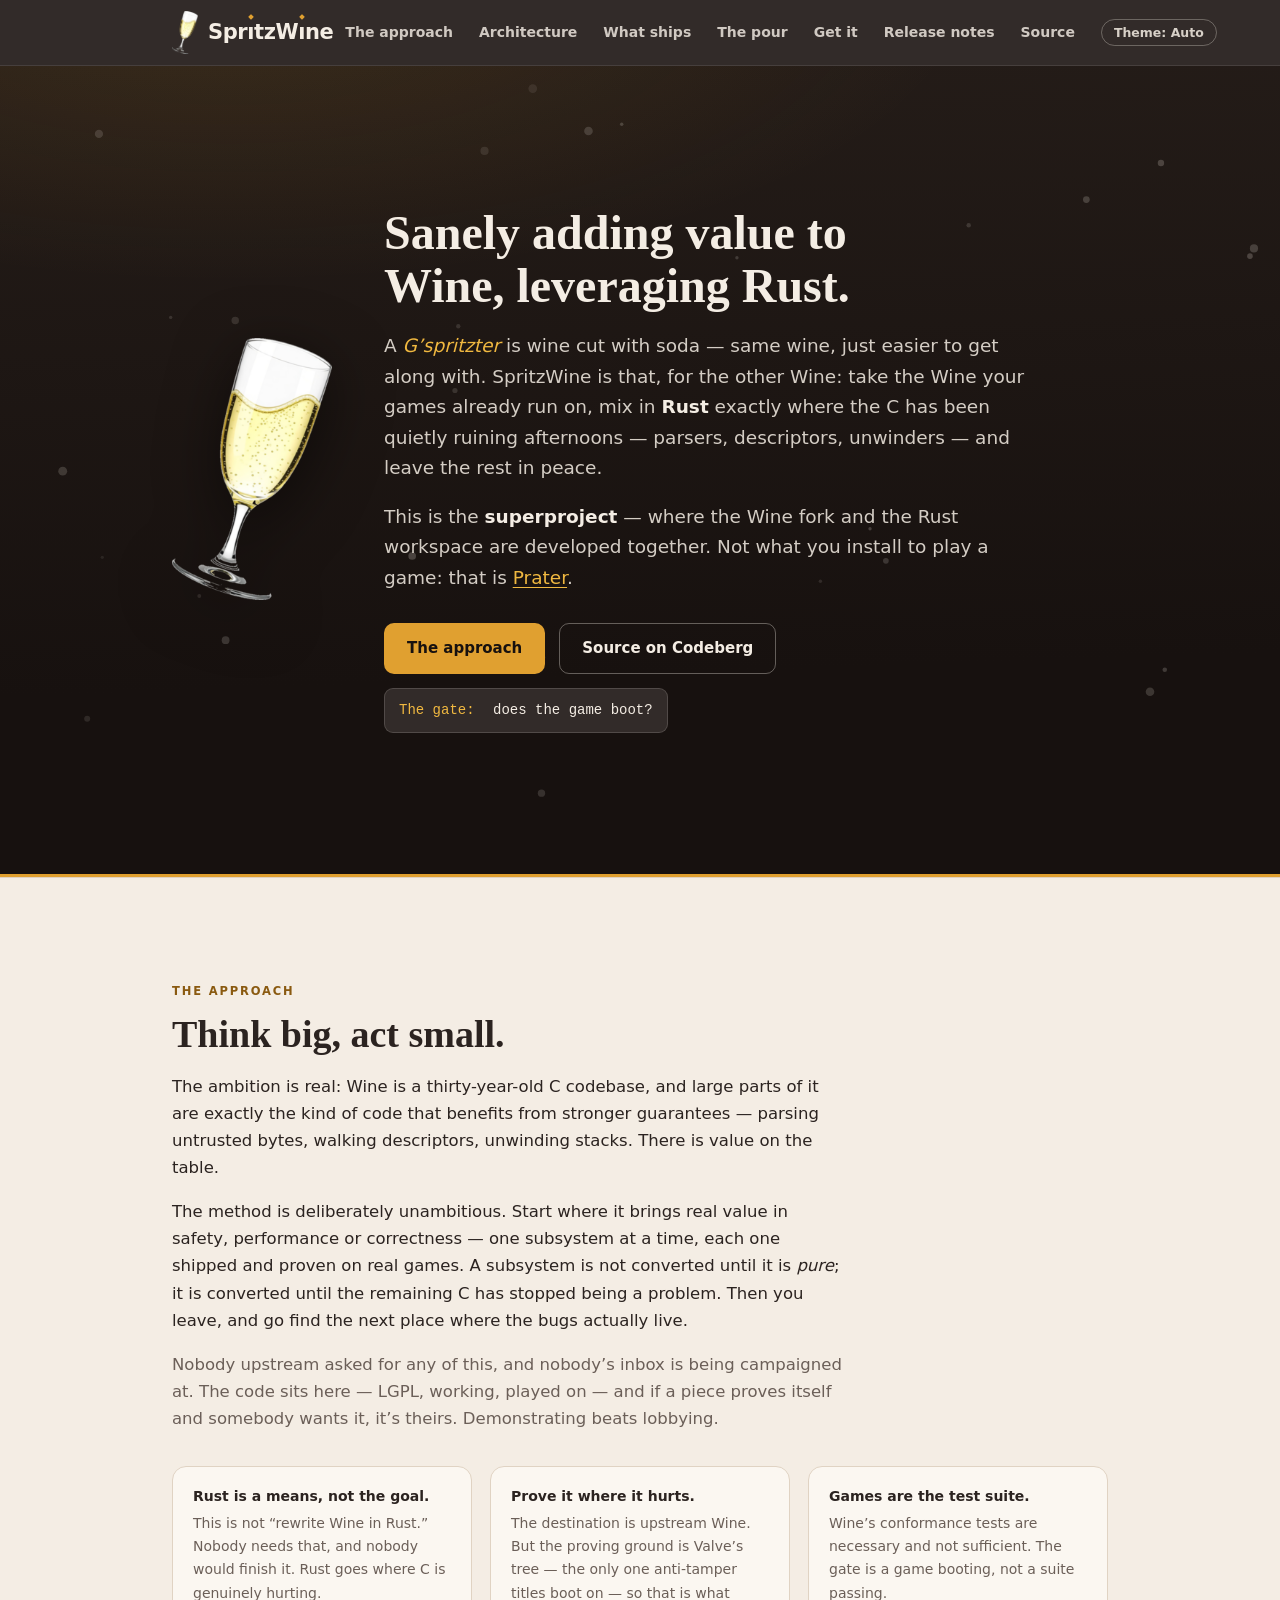
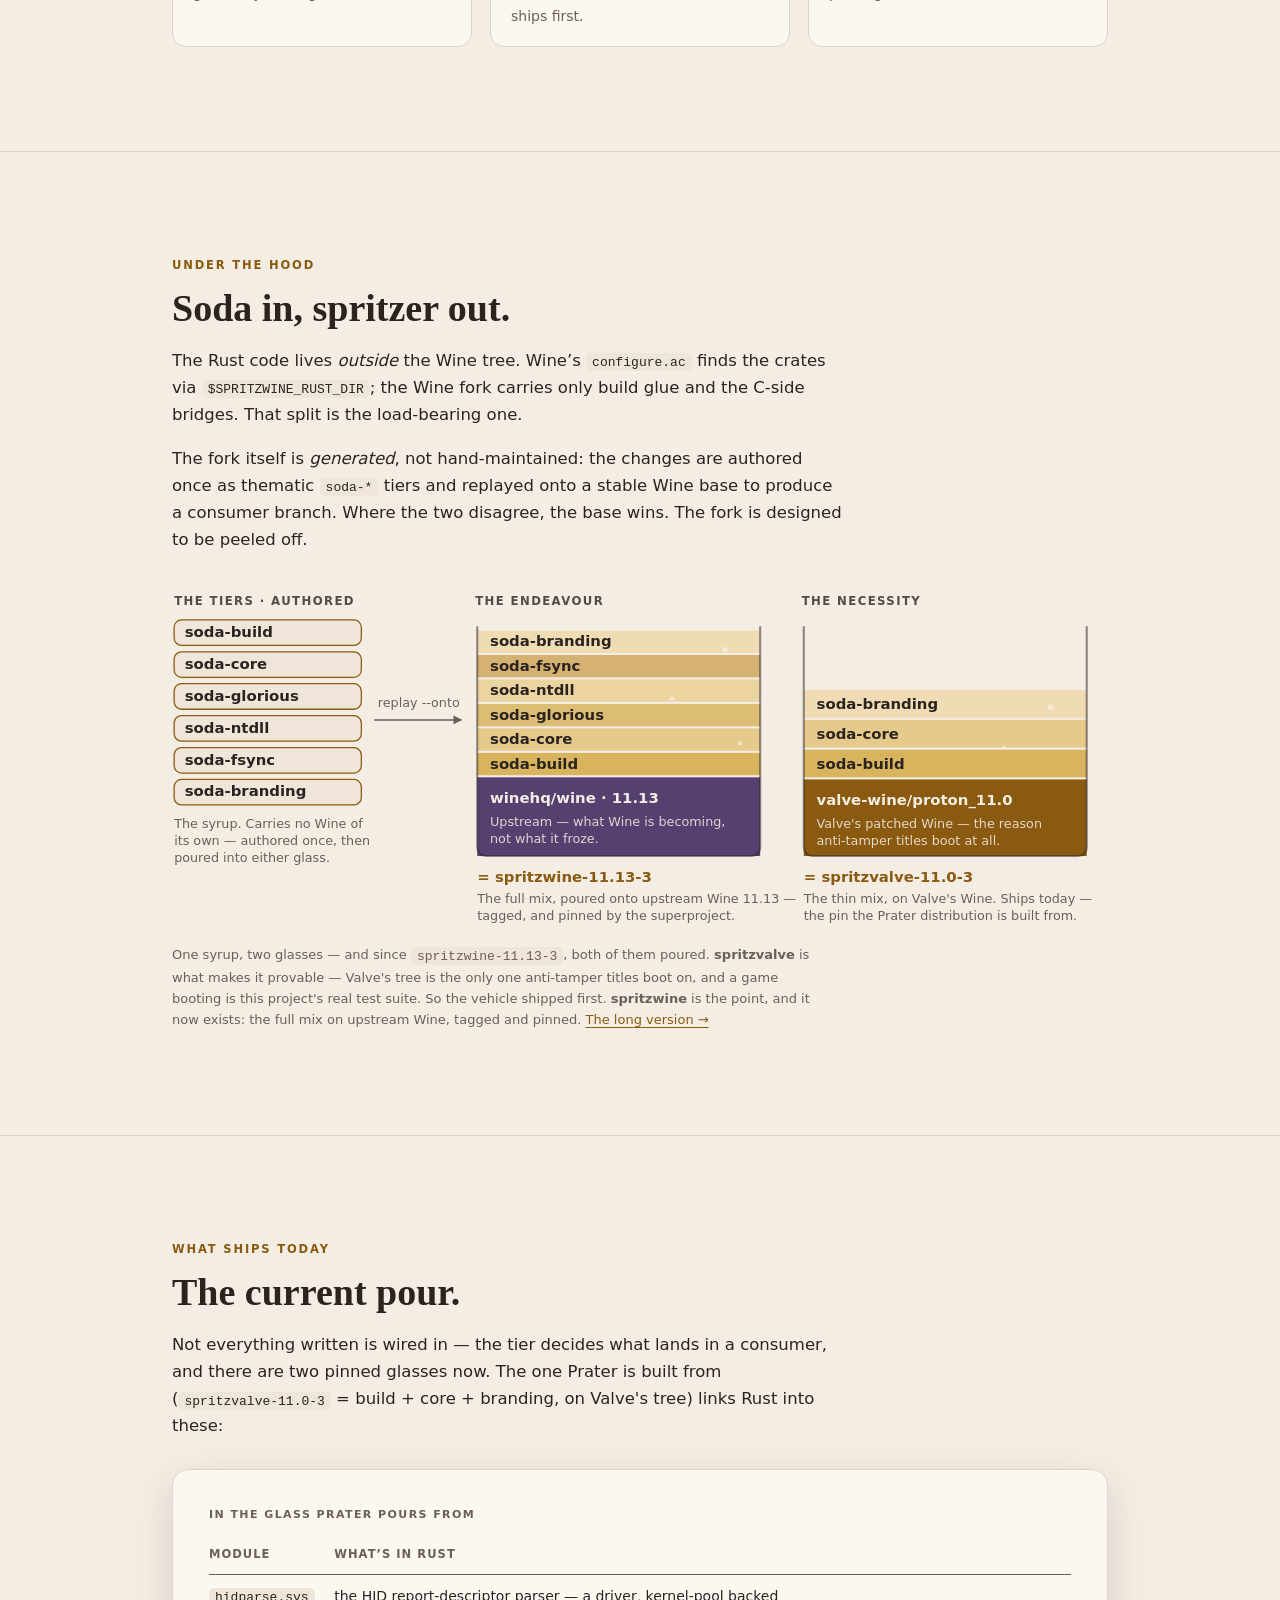
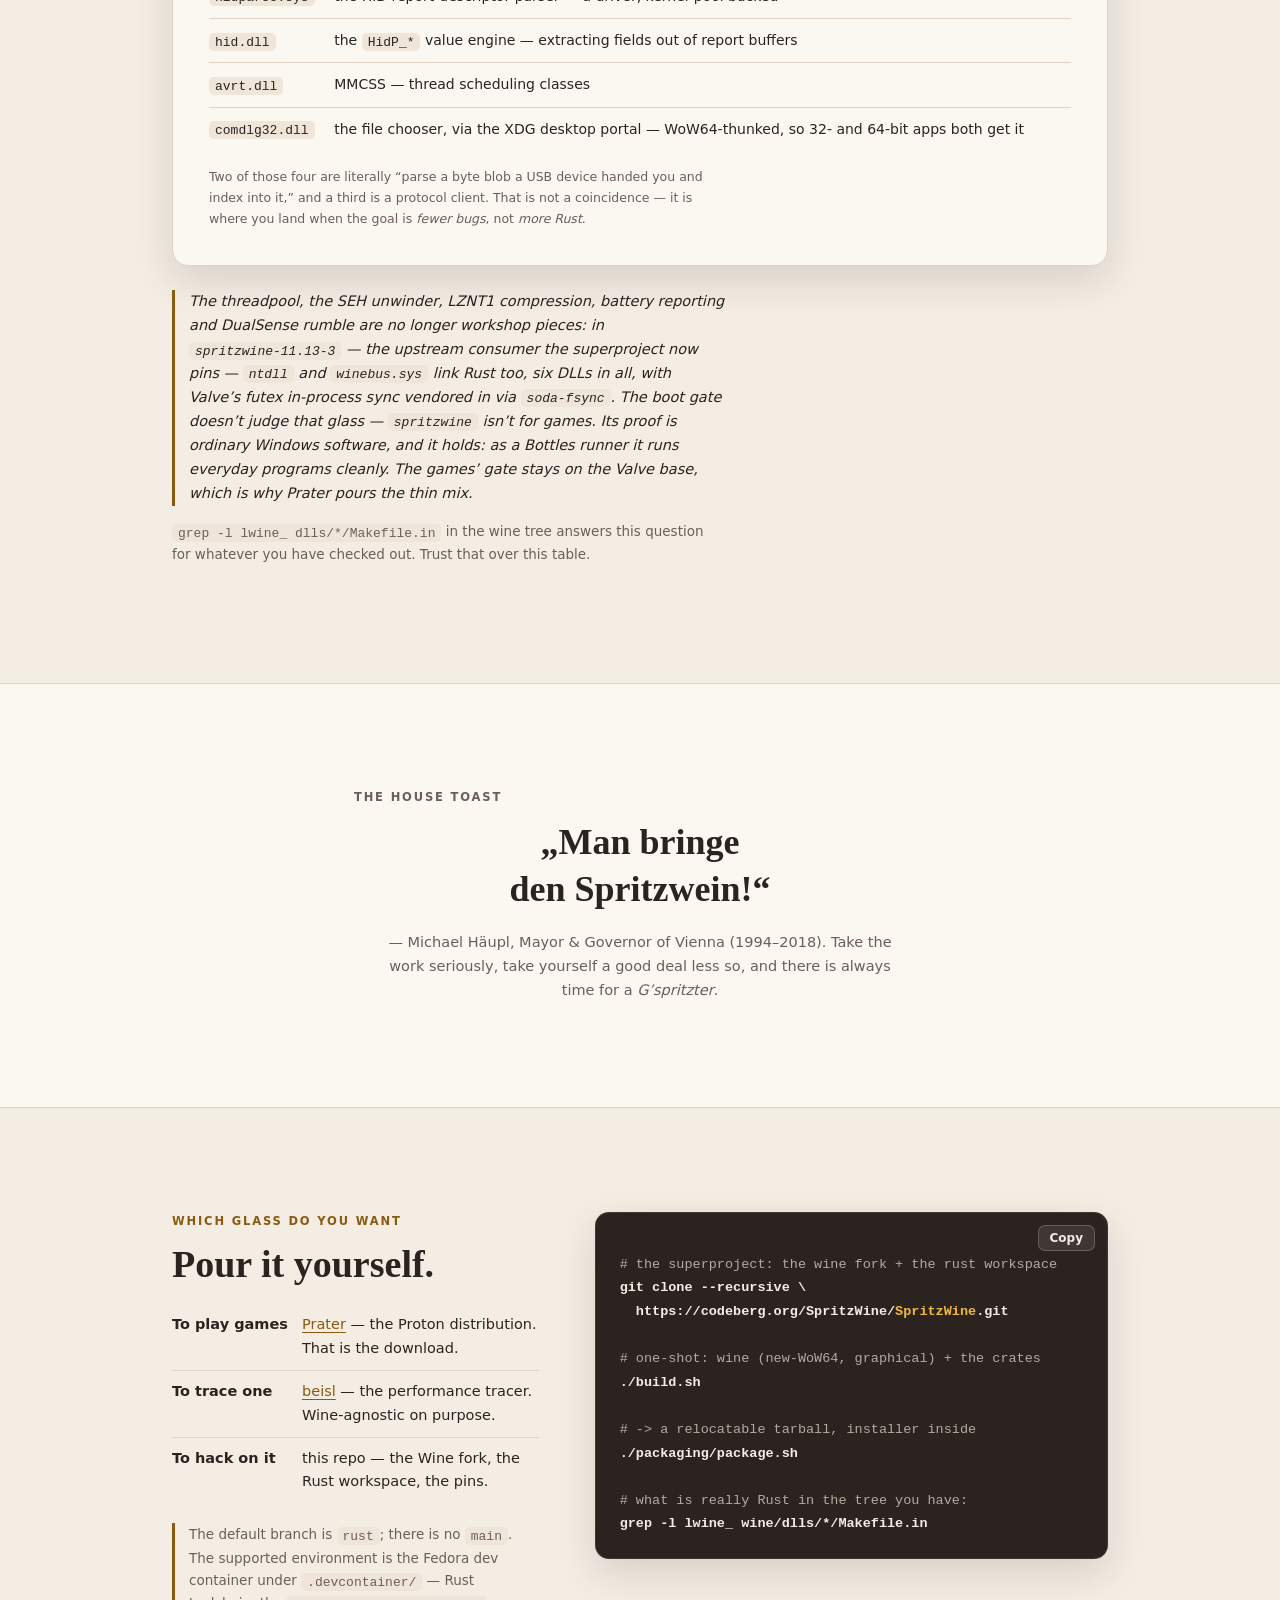
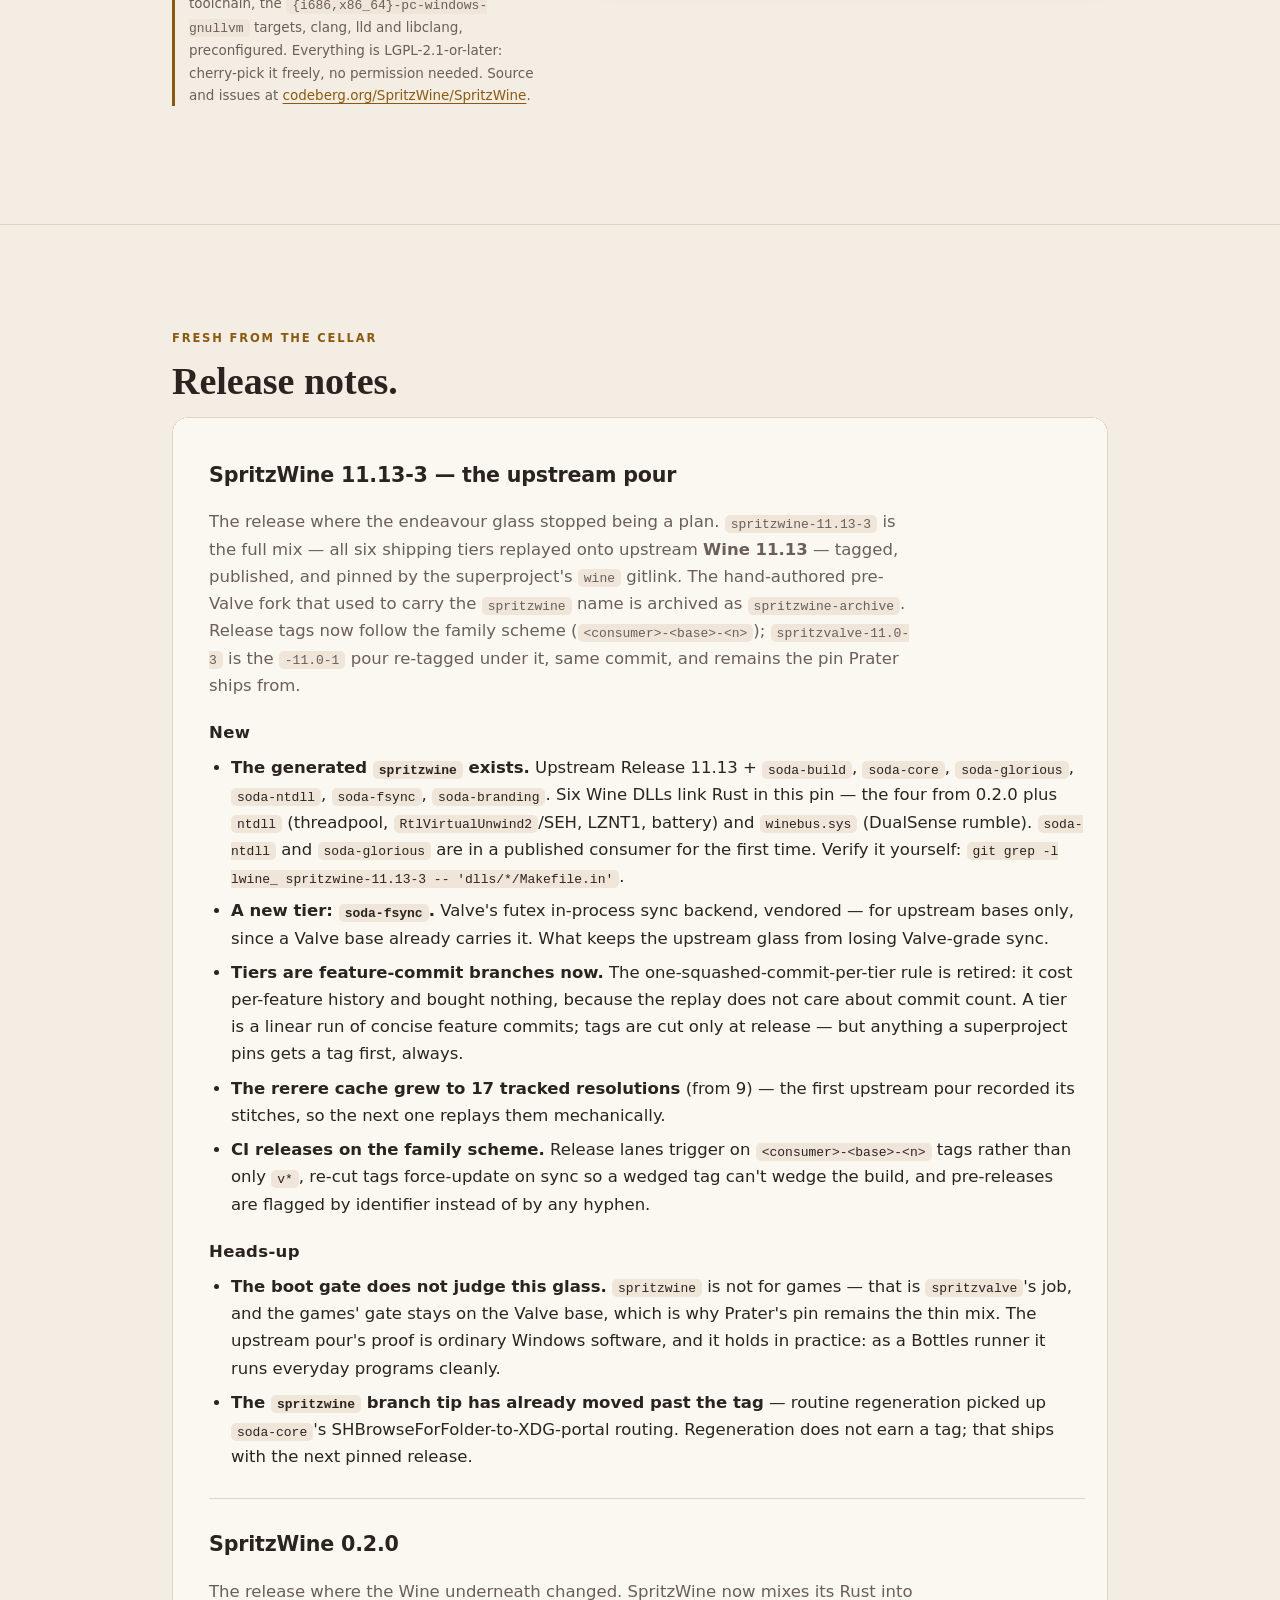
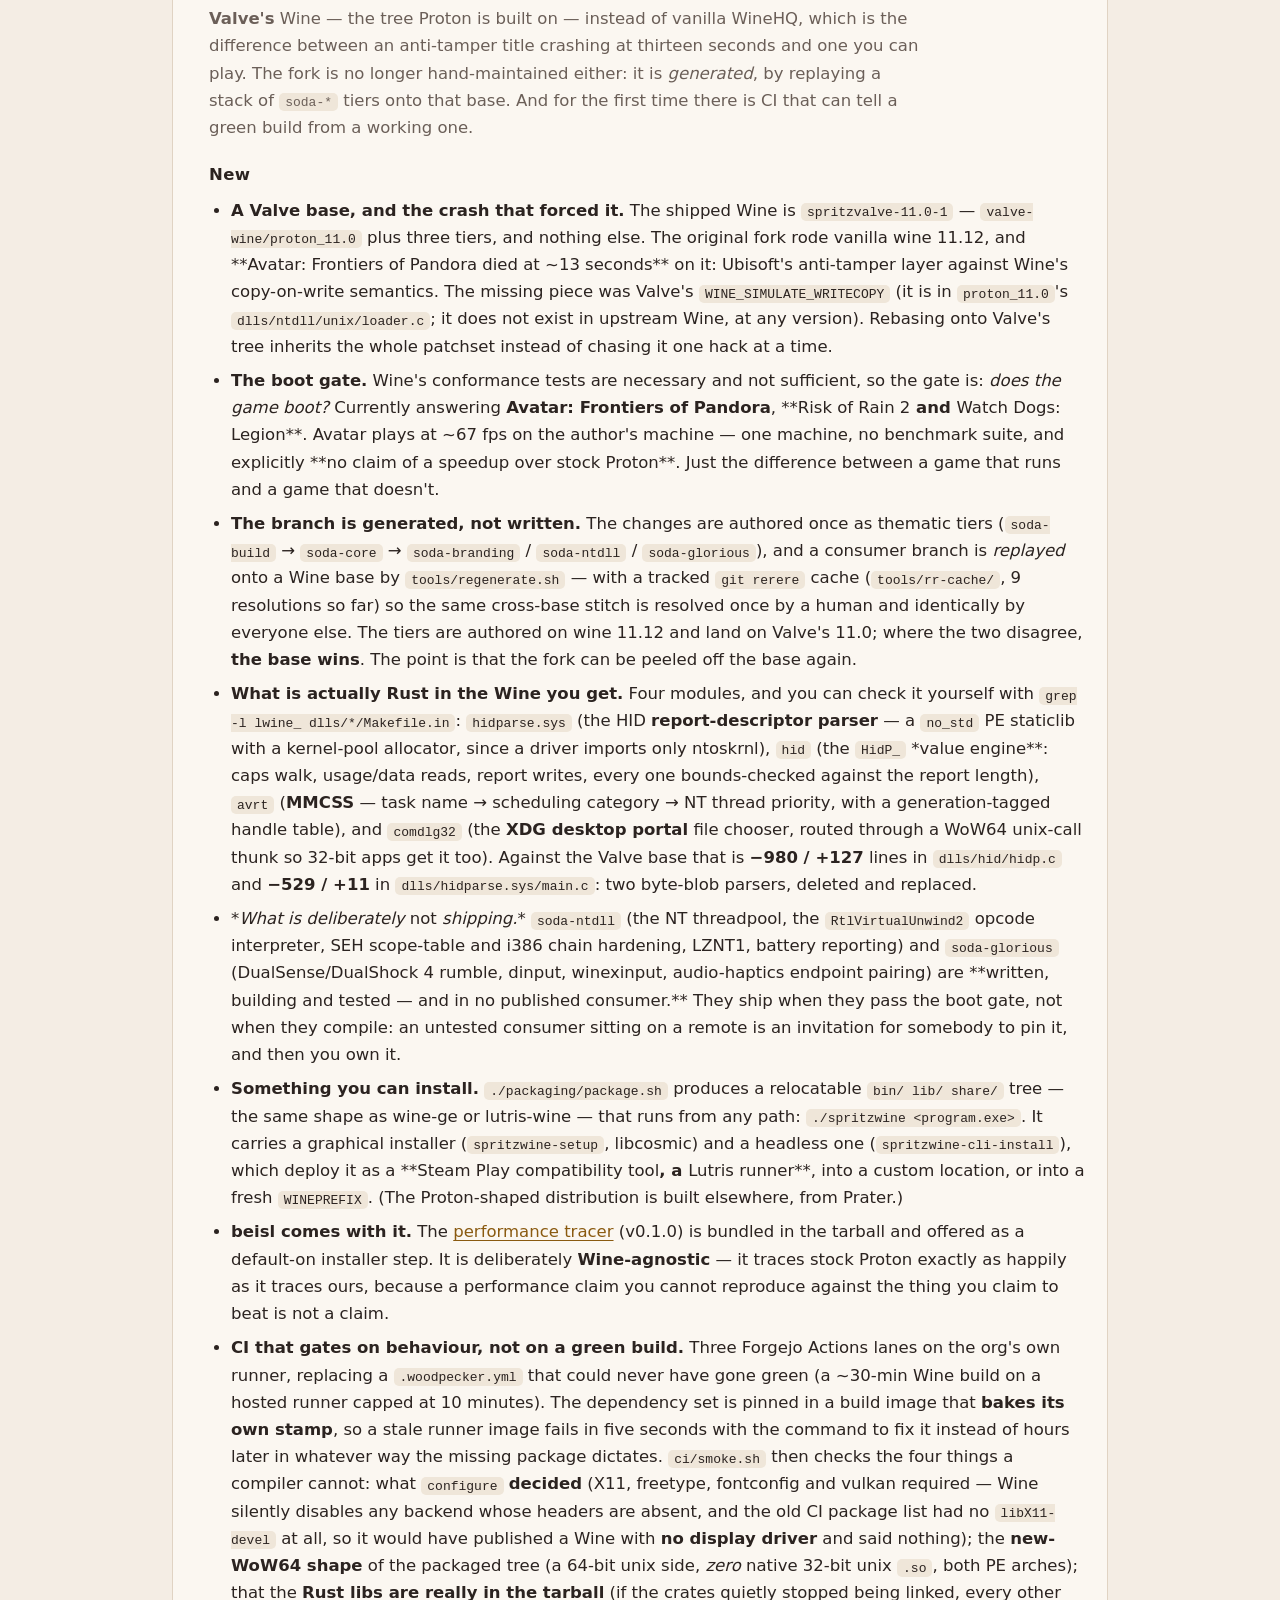
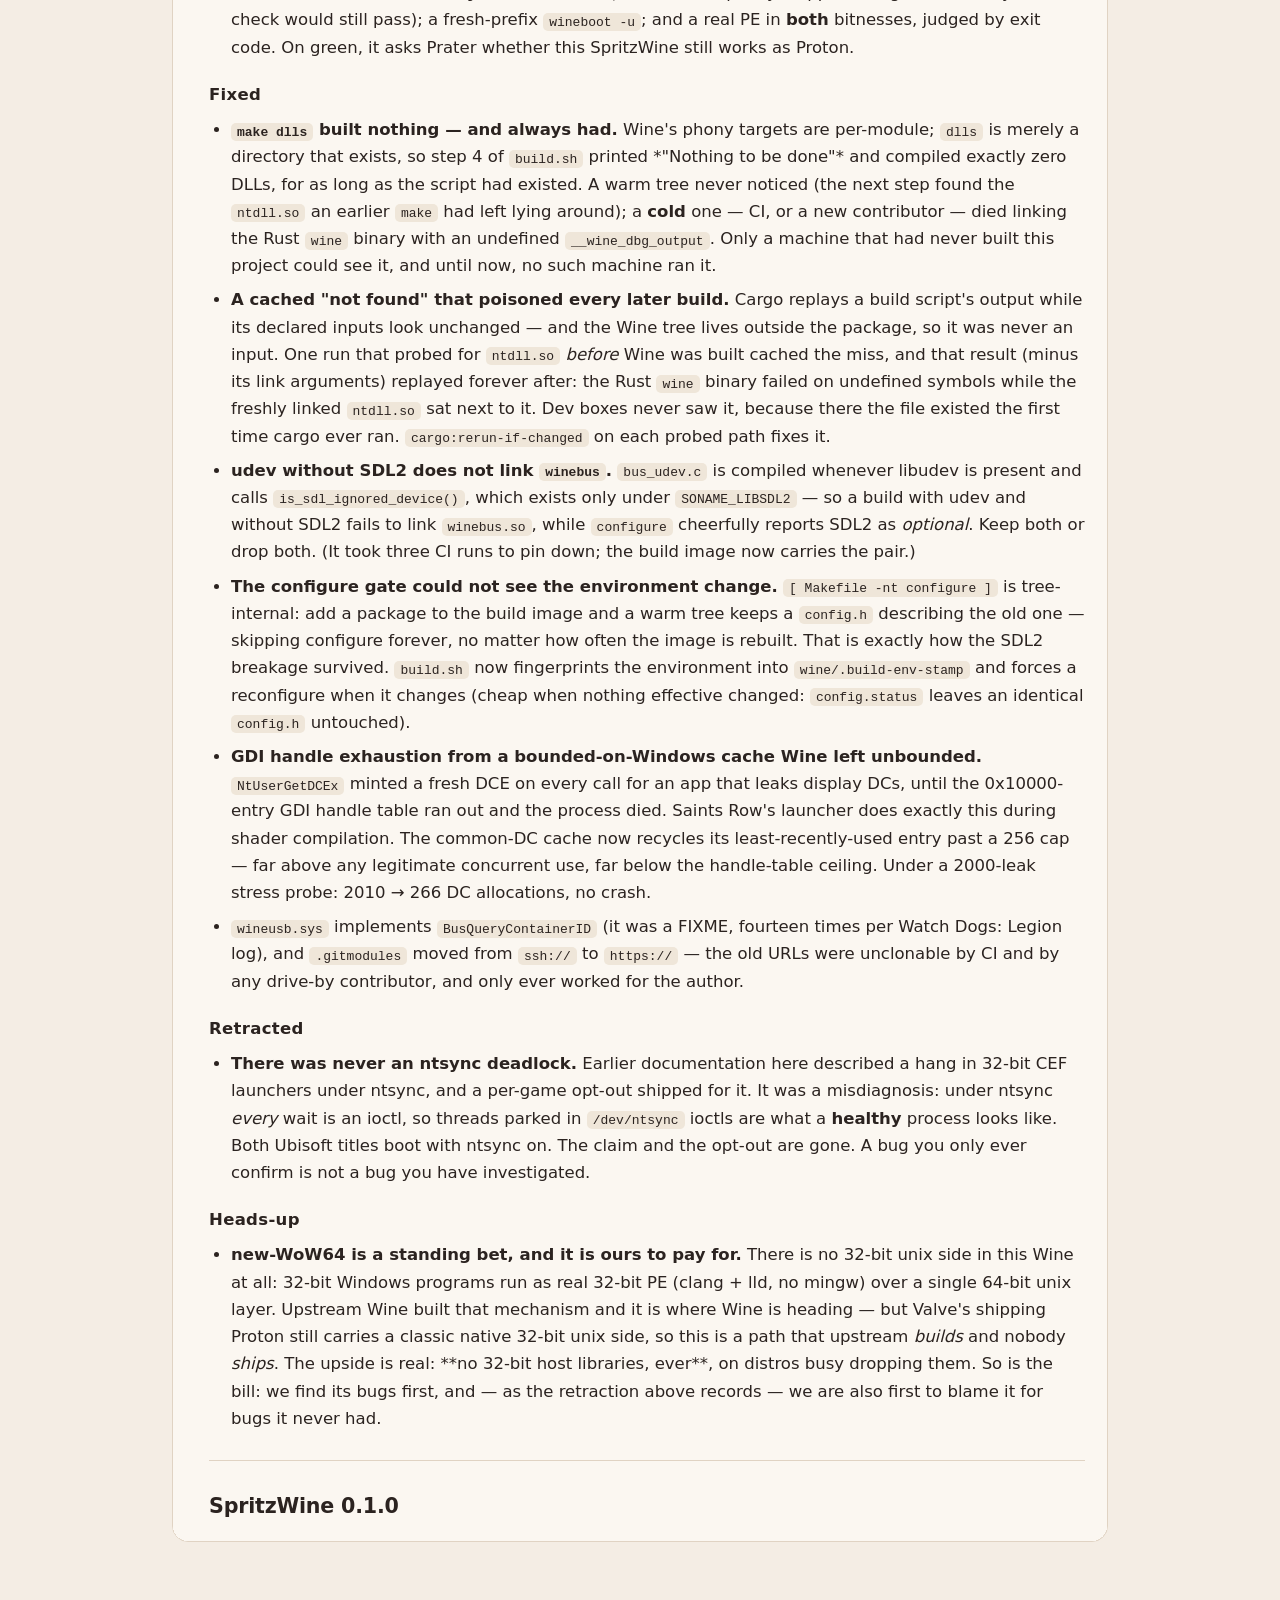
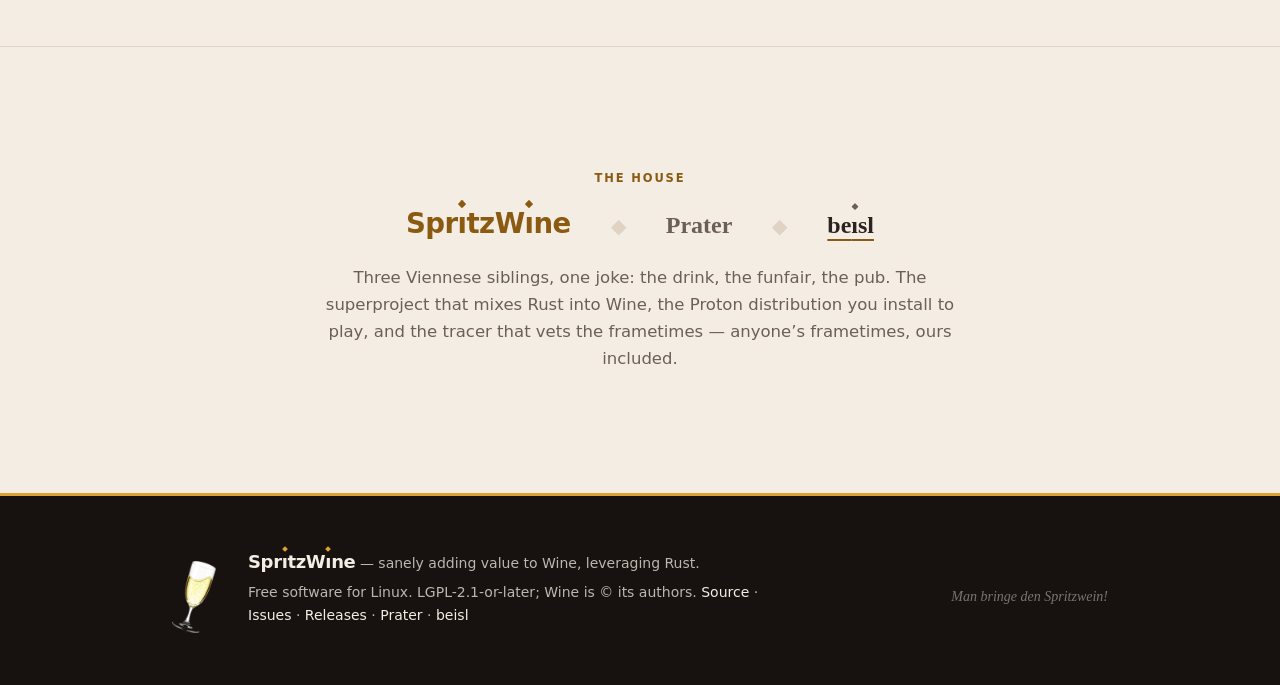
<file: index.html>
<!doctype html>
<html lang="en">
<head>
<meta charset="utf-8">
<meta name="viewport" content="width=device-width, initial-scale=1">
<title>SpritzWine — sanely adding value to Wine, leveraging Rust</title>
<meta name="description" content="SpritzWine integrates Rust into Wine — targeted, modular, proven on real games. The superproject: the Wine fork, the Rust workspace, and the tooling that ties them together.">
<link rel="icon" type="image/png" href="assets/spritzwine.png">
<link rel="stylesheet" href="assets/style.css">
<script>
/* apply a stored theme before first paint to avoid a flash */
(function () {
  try {
    var t = localStorage.getItem("spritzwine-theme");
    if (t === "light" || t === "dark") document.documentElement.setAttribute("data-theme", t);
  } catch (e) {}
})();
</script>
</head>
<body>
<a class="skip-link" href="#main">Skip to content</a>

<header class="site-header">
  <div class="wrap bar">
    <a class="brand" href="#top" aria-label="SpritzWine — home">
      <img src="assets/spritzwine.png" alt="" width="26" height="42">
      <span class="wordmark">Spr<span class="i">ı<span class="tick" aria-hidden="true"></span></span>tzW<span class="i">ı<span class="tick" aria-hidden="true"></span></span>ne</span>
    </a>
    <nav aria-label="Site">
      <a href="#approach" class="hide-sm">The approach</a>
      <a href="#architecture" class="hide-sm">Architecture</a>
      <a href="#shipped" class="hide-xs">What ships</a>
      <a href="the-pour.html" class="hide-sm">The pour</a>
      <a href="#get" class="hide-sm">Get it</a>
      <a href="#notes" class="hide-sm">Release notes</a>
      <a href="https://codeberg.org/SpritzWine/SpritzWine" rel="external">Source</a>
      <button id="theme-toggle" class="theme-toggle" type="button">Theme: Auto</button>
    </nav>
  </div>
</header>

<main id="main">

<!-- HERO -->
<section class="hero" id="top" aria-label="Introduction">
  <canvas id="hero-bubbles" aria-hidden="true"></canvas>
  <div class="wrap">
    <div class="hero-lockup">
      <img class="glass" src="assets/spritzwine.png" alt="" width="220" height="360">
      <div class="hero-body">
        <h1 class="hero-headline">Sanely adding value to Wine, leveraging Rust.</h1>
        <p class="lede">
          A <em>G’spritzter</em> is wine cut with soda — same wine, just easier to
          get along with. SpritzWine is that, for the other Wine: take the Wine your
          games already run on, mix in <b>Rust</b> exactly where the C has been quietly
          ruining afternoons — parsers, descriptors, unwinders — and leave the rest
          in peace.
        </p>
        <p class="lede">
          This is the <b>superproject</b> — where the Wine fork and the Rust workspace
          are developed together. Not what you install to play a game: that is
          <a class="hero-link" href="https://codeberg.org/SpritzWine/SpritzWine-Prater" rel="external">Prater</a>.
        </p>
        <div class="hero-cta">
          <a class="btn btn-primary" href="#approach">The approach</a>
          <a class="btn btn-ghost" href="https://codeberg.org/SpritzWine/SpritzWine" rel="external">Source on Codeberg</a>
          <code class="hero-cmd"><span class="prompt">The gate:</span> does the game boot?</code>
        </div>
      </div>
    </div>
  </div>
</section>

<!-- THE APPROACH -->
<section id="approach" aria-labelledby="approach-h">
  <div class="wrap">
    <p class="kicker">The approach</p>
    <h2 id="approach-h">Think big, act small.</h2>
    <p>
      The ambition is real: Wine is a thirty-year-old C codebase, and large parts
      of it are exactly the kind of code that benefits from stronger guarantees —
      parsing untrusted bytes, walking descriptors, unwinding stacks. There is value
      on the table.
    </p>
    <p>
      The method is deliberately unambitious. Start where it brings real value in
      safety, performance or correctness — one subsystem at a time, each one shipped
      and proven on real games. A subsystem is not converted until it is <em>pure</em>;
      it is converted until the remaining C has stopped being a problem. Then you
      leave, and go find the next place where the bugs actually live.
    </p>
    <p class="muted">
      Nobody upstream asked for any of this, and nobody’s inbox is being campaigned
      at. The code sits here — LGPL, working, played on — and if a piece proves
      itself and somebody wants it, it’s theirs. Demonstrating beats lobbying.
    </p>

    <div class="claims" role="list">
      <div class="claim" role="listitem">
        <b>Rust is a means, not the goal.</b>
        This is not “rewrite Wine in Rust.” Nobody needs that, and nobody would
        finish it. Rust goes where C is genuinely hurting.
      </div>
      <div class="claim" role="listitem">
        <b>Prove it where it hurts.</b>
        The destination is upstream Wine. But the proving ground is Valve’s tree —
        the only one anti-tamper titles boot on — so that is what ships first.
      </div>
      <div class="claim" role="listitem">
        <b>Games are the test suite.</b>
        Wine’s conformance tests are necessary and not sufficient. The gate is a
        game booting, not a suite passing.
      </div>
    </div>
  </div>
</section>

<!-- ARCHITECTURE -->
<section id="architecture" aria-labelledby="arch-h">
  <div class="wrap">
    <div>
        <p class="kicker">Under the hood</p>
        <h2 id="arch-h">Soda in, spritzer out.</h2>
        <p>
          The Rust code lives <em>outside</em> the Wine tree. Wine’s
          <code>configure.ac</code> finds the crates via
          <code>$SPRITZWINE_RUST_DIR</code>; the Wine fork carries only build glue
          and the C-side bridges. That split is the load-bearing one.
        </p>
        <p>
          The fork itself is <em>generated</em>, not hand-maintained: the changes are
          authored once as thematic <code>soda-*</code> tiers and replayed onto a
          stable Wine base to produce a consumer branch. Where the two disagree, the
          base wins. The fork is designed to be peeled off.
        </p>
      </div>

      <figure class="arch-fig arch-fig-wide">
        <svg viewBox="0 0 880 322" role="img"
             aria-label="How a consumer branch is poured. On the left, six authored soda tiers: soda-build, soda-core, soda-glorious, soda-ntdll, soda-fsync and soda-branding. An arrow labelled replay --onto points to two glasses, both solid, both poured. The first, spritzwine, is the endeavour: upstream Wine 11.13 with all six tiers poured on top, tagged spritzwine-11.13-3 and pinned by the superproject. The second, spritzvalve, is the necessity: Valve&#39;s proton_11.0 base carrying only soda-build, soda-core and soda-branding, tagged spritzvalve-11.0-3 — the pin the Prater distribution is built from.">
          <defs>
            <marker id="arrowhead" viewBox="0 0 8 8" refX="7" refY="4"
                    markerWidth="6" markerHeight="6" orient="auto">
              <path d="M0 0 L8 4 L0 8 z" class="arrowhead"/>
            </marker>
          </defs>

          <!-- the tiers, as authored -->
          <text class="kick" x="2" y="16">The tiers · authored</text>
          <rect class="chip" x="2" y="30" width="176" height="24" rx="7"/>
          <text class="label" x="12" y="46">soda-build</text>
          <rect class="chip" x="2" y="60" width="176" height="24" rx="7"/>
          <text class="label" x="12" y="76">soda-core</text>
          <rect class="chip" x="2" y="90" width="176" height="24" rx="7"/>
          <text class="label" x="12" y="106">soda-glorious</text>
          <rect class="chip" x="2" y="120" width="176" height="24" rx="7"/>
          <text class="label" x="12" y="136">soda-ntdll</text>
          <rect class="chip" x="2" y="150" width="176" height="24" rx="7"/>
          <text class="label" x="12" y="166">soda-fsync</text>
          <rect class="chip" x="2" y="180" width="176" height="24" rx="7"/>
          <text class="label" x="12" y="196">soda-branding</text>
          <text class="sub" x="2" y="226">The syrup. Carries no Wine of</text>
          <text class="sub" x="2" y="242">its own — authored once, then</text>
          <text class="sub" x="2" y="258">poured into either glass.</text>

          <!-- the pour -->
          <text class="sub" x="232" y="112" text-anchor="middle">replay --onto</text>
          <path class="arrow" d="M190 124 H 272" marker-end="url(#arrowhead)"/>

          <!-- glass 1: spritzwine, the endeavour — poured since 11.13-3 -->
          <text class="kick" x="285" y="16">The endeavour</text>
          <rect class="soda-3" x="287" y="40" width="266" height="21"/>
          <text class="label on-soda" x="299" y="55">soda-branding</text>
          <rect class="soda-6" x="287" y="63" width="266" height="21"/>
          <text class="label on-soda" x="299" y="78">soda-fsync</text>
          <rect class="soda-5" x="287" y="86" width="266" height="21"/>
          <text class="label on-soda" x="299" y="101">soda-ntdll</text>
          <rect class="soda-4" x="287" y="109" width="266" height="21"/>
          <text class="label on-soda" x="299" y="124">soda-glorious</text>
          <rect class="soda-2" x="287" y="132" width="266" height="21"/>
          <text class="label on-soda" x="299" y="147">soda-core</text>
          <rect class="soda-1" x="287" y="155" width="266" height="21"/>
          <text class="label on-soda" x="299" y="170">soda-build</text>
          <rect class="wine-base-up" x="287" y="178" width="266" height="74"/>
          <text class="label on-wine" x="299" y="202">winehq/wine · 11.13</text>
          <text class="sub on-wine-dim" x="299" y="224">Upstream — what Wine is becoming,</text>
          <text class="sub on-wine-dim" x="299" y="240">not what it froze.</text>
          <circle class="fizz" cx="520" cy="58" r="2.6"/>
          <circle class="fizz" cx="470" cy="104" r="2"/>
          <circle class="fizz" cx="534" cy="146" r="2.2"/>
          <path class="glass-body" d="M287 36 V 244 a 8 8 0 0 0 8 8 H 545 a 8 8 0 0 0 8 -8 V 36"/>
          <text class="label out" x="287" y="276">= spritzwine-11.13-3</text>
          <text class="sub" x="287" y="296">The full mix, poured onto upstream Wine 11.13 —</text>
          <text class="sub" x="287" y="312">tagged, and pinned by the superproject.</text>

          <!-- glass 2: spritzvalve, the necessity -->
          <text class="kick" x="592" y="16">The necessity</text>
          <rect class="soda-3" x="594" y="96" width="266" height="26"/>
          <text class="label on-soda" x="606" y="114">soda-branding</text>
          <rect class="soda-2" x="594" y="124" width="266" height="26"/>
          <text class="label on-soda" x="606" y="142">soda-core</text>
          <rect class="soda-1" x="594" y="152" width="266" height="26"/>
          <text class="label on-soda" x="606" y="170">soda-build</text>
          <rect class="wine-base" x="594" y="180" width="266" height="72"/>
          <text class="label on-wine" x="606" y="204">valve-wine/proton_11.0</text>
          <text class="sub on-wine-dim" x="606" y="226">Valve&#39;s patched Wine — the reason</text>
          <text class="sub on-wine-dim" x="606" y="242">anti-tamper titles boot at all.</text>
          <circle class="fizz" cx="826" cy="112" r="2.6"/>
          <circle class="fizz" cx="782" cy="150" r="2"/>
          <path class="glass-body" d="M594 36 V 244 a 8 8 0 0 0 8 8 H 852 a 8 8 0 0 0 8 -8 V 36"/>
          <text class="label out" x="594" y="276">= spritzvalve-11.0-3</text>
          <text class="sub" x="594" y="296">The thin mix, on Valve&#39;s Wine. Ships today —</text>
          <text class="sub" x="594" y="312">the pin the Prater distribution is built from.</text>
        </svg>
        <figcaption>
          One syrup, two glasses — and since <code>spritzwine-11.13-3</code>, both of them poured.
          <strong>spritzvalve</strong> is what makes it provable — Valve&#39;s tree is the only one
          anti-tamper titles boot on, and a game booting is this project&#39;s real test suite. So
          the vehicle shipped first. <strong>spritzwine</strong> is the point, and it now exists:
          the full mix on upstream Wine, tagged and pinned.
          <a href="the-pour.html">The long version →</a>
        </figcaption>
      </figure>
  </div>
</section>

<!-- WHAT SHIPS -->
<section id="shipped" aria-labelledby="shipped-h">
  <div class="wrap">
    <p class="kicker">What ships today</p>
    <h2 id="shipped-h">The current pour.</h2>
    <p>
      Not everything written is wired in — the tier decides what lands in a consumer,
      and there are two pinned glasses now. The one Prater is built from
      (<code>spritzvalve-11.0-3</code> = build + core + branding, on Valve&#39;s tree)
      links Rust into these:
    </p>

    <div class="card tier-card">
      <table class="tier-table">
        <caption>In the glass Prater pours from</caption>
        <thead>
          <tr><th scope="col">Module</th><th scope="col">What’s in Rust</th></tr>
        </thead>
        <tbody>
          <tr>
            <th scope="row"><code>hidparse.sys</code></th>
            <td>the HID report-descriptor parser — a driver, kernel-pool backed</td>
          </tr>
          <tr>
            <th scope="row"><code>hid.dll</code></th>
            <td>the <code>HidP_*</code> value engine — extracting fields out of report buffers</td>
          </tr>
          <tr>
            <th scope="row"><code>avrt.dll</code></th>
            <td>MMCSS — thread scheduling classes</td>
          </tr>
          <tr>
            <th scope="row"><code>comdlg32.dll</code></th>
            <td>the file chooser, via the XDG desktop portal — WoW64-thunked, so 32-
              and 64-bit apps both get it</td>
          </tr>
        </tbody>
      </table>
      <p class="cov-hint">
        Two of those four are literally “parse a byte blob a USB device handed you and
        index into it,” and a third is a protocol client. That is not a coincidence —
        it is where you land when the goal is <em>fewer bugs</em>, not <em>more Rust</em>.
      </p>
    </div>

    <p class="aside-note">
      The threadpool, the SEH unwinder, LZNT1 compression, battery reporting and
      DualSense rumble are no longer workshop pieces: in
      <code>spritzwine-11.13-3</code> — the upstream consumer the superproject now
      pins — <code>ntdll</code> and <code>winebus.sys</code> link Rust too, six DLLs
      in all, with Valve’s futex in-process sync vendored in via
      <code>soda-fsync</code>. The boot gate doesn’t judge that glass —
      <code>spritzwine</code> isn’t for games. Its proof is ordinary Windows
      software, and it holds: as a Bottles runner it runs everyday programs
      cleanly. The games’ gate stays on the Valve base, which is why Prater
      pours the thin mix.
    </p>

    <p class="muted small">
      <code class="long">grep -l lwine_ dlls/*/Makefile.in</code> in the wine tree answers
      this question for whatever you have checked out. Trust that over this table.
    </p>
  </div>
</section>

<!-- QUOTE -->
<section class="interlude" aria-labelledby="quote-h">
  <div class="wrap">
    <p class="kicker" id="quote-h">The house toast</p>
    <blockquote class="quote" lang="de-AT">„Man bringe den Spritzwein!“</blockquote>
    <p class="attrib">
      — Michael Häupl, Mayor &amp; Governor of Vienna (1994–2018). Take the work
      seriously, take yourself a good deal less so, and there is always time for a
      <em>G’spritzter</em>.
    </p>
  </div>
</section>

<!-- GET IT -->
<section id="get" aria-labelledby="get-h">
  <div class="wrap install-grid">
    <div>
      <p class="kicker">Which glass do you want</p>
      <h2 id="get-h">Pour it yourself.</h2>
      <ul class="entry-list">
        <li><span class="ctx">To play games</span>
          <span><a href="https://codeberg.org/SpritzWine/SpritzWine-Prater" rel="external">Prater</a>
            — the Proton distribution. That is the download.</span></li>
        <li><span class="ctx">To trace one</span>
          <span><a href="https://codeberg.org/SpritzWine/beisl" rel="external">beisl</a>
            — the performance tracer. Wine-agnostic on purpose.</span></li>
        <li><span class="ctx">To hack on it</span>
          <span>this repo — the Wine fork, the Rust workspace, the pins.</span></li>
      </ul>
      <p class="status-note">
        The default branch is <code>rust</code>; there is no <code>main</code>. The
        supported environment is the Fedora dev container under
        <code>.devcontainer/</code> — Rust toolchain, the
        <code class="long">{i686,x86_64}-pc-windows-gnullvm</code> targets, clang, lld
        and libclang, preconfigured. Everything is LGPL-2.1-or-later: cherry-pick it
        freely, no permission needed. Source and issues at
        <a href="https://codeberg.org/SpritzWine/SpritzWine" rel="external">codeberg.org/SpritzWine/SpritzWine</a>.
      </p>
    </div>
    <div class="codeblock">
      <button id="copy-cmd" class="copy-btn" type="button"
              aria-label="Copy the clone command">Copy</button>
<pre><code><span class="c"># the superproject: the wine fork + the rust workspace</span>
<span class="cmd">git clone --recursive \
  https://codeberg.org/SpritzWine/<span class="hl">SpritzWine</span>.git</span>

<span class="c"># one-shot: wine (new-WoW64, graphical) + the crates</span>
<span class="cmd">./build.sh</span>

<span class="c"># -&gt; a relocatable tarball, installer inside</span>
<span class="cmd">./packaging/package.sh</span>

<span class="c"># what is really Rust in the tree you have:</span>
<span class="cmd">grep -l lwine_ wine/dlls/*/Makefile.in</span></code></pre>
    </div>
  </div>
</section>

<!-- RELEASE NOTES -->
<section id="notes" aria-labelledby="notes-h">
  <div class="wrap">
    <p class="kicker">Fresh from the cellar</p>
    <h2 id="notes-h">Release notes.</h2>
    <div id="release-notes" class="release-notes card">
      <!-- site.js replaces this with releasenotes.md (same-origin fetch, relative
           path). Under file:// — or if the fetch fails — this fallback stays. -->
      <p>Read the current
        <a href="https://codeberg.org/SpritzWine/SpritzWine/releases"
           rel="external">release notes on Codeberg</a>.</p>
    </div>
  </div>
</section>

<!-- FAMILY -->
<section class="family" aria-labelledby="family-h">
  <div class="wrap">
    <p class="kicker" id="family-h">The house</p>
    <div class="sibs" aria-label="The Viennese family: SpritzWine, Prater, and Beisl">
      <span class="self wordmark">Spr<span class="i">ı<span class="tick" aria-hidden="true"></span></span>tzW<span class="i">ı<span class="tick" aria-hidden="true"></span></span>ne</span>
      <span class="dotsep" aria-hidden="true">◆</span>
      <span class="other">Prater</span>
      <span class="dotsep" aria-hidden="true">◆</span>
      <span class="other sib-beisl wordmark"><a href="https://spritzwine.codeberg.page/beisl/" rel="external">be<span class="i">ı<span class="tick" aria-hidden="true"></span></span>sl</a></span>
    </div>
    <p class="muted">
      Three Viennese siblings, one joke: the drink, the funfair, the pub. The
      superproject that mixes Rust into Wine, the Proton distribution you install to
      play, and the tracer that vets the frametimes — anyone’s frametimes, ours
      included.
    </p>
  </div>
</section>

</main>

<footer class="site-footer">
  <div class="wrap cols">
    <img class="glass-icon" src="assets/spritzwine.png" alt="The SpritzWine glass" width="44" height="72">
    <div>
      <span class="wordmark">Spr<span class="i">ı<span class="tick" aria-hidden="true"></span></span>tzW<span class="i">ı<span class="tick" aria-hidden="true"></span></span>ne</span>
      — sanely adding value to Wine, leveraging Rust.
      <p class="fine">
        Free software for Linux. LGPL-2.1-or-later; Wine is © its authors.
        <a href="https://codeberg.org/SpritzWine/SpritzWine" rel="external">Source</a> ·
        <a href="https://codeberg.org/SpritzWine/SpritzWine/issues" rel="external">Issues</a> ·
        <a href="https://codeberg.org/SpritzWine/SpritzWine/releases" rel="external">Releases</a> ·
        <a href="https://codeberg.org/SpritzWine/SpritzWine-Prater" rel="external">Prater</a> ·
        <a href="https://codeberg.org/SpritzWine/beisl" rel="external">beisl</a>
      </p>
    </div>
    <span class="easter" lang="de-AT" aria-hidden="true">Man bringe den Spritzwein!</span>
  </div>
</footer>

<script src="assets/site.js"></script>
</body>
</html>
</file>
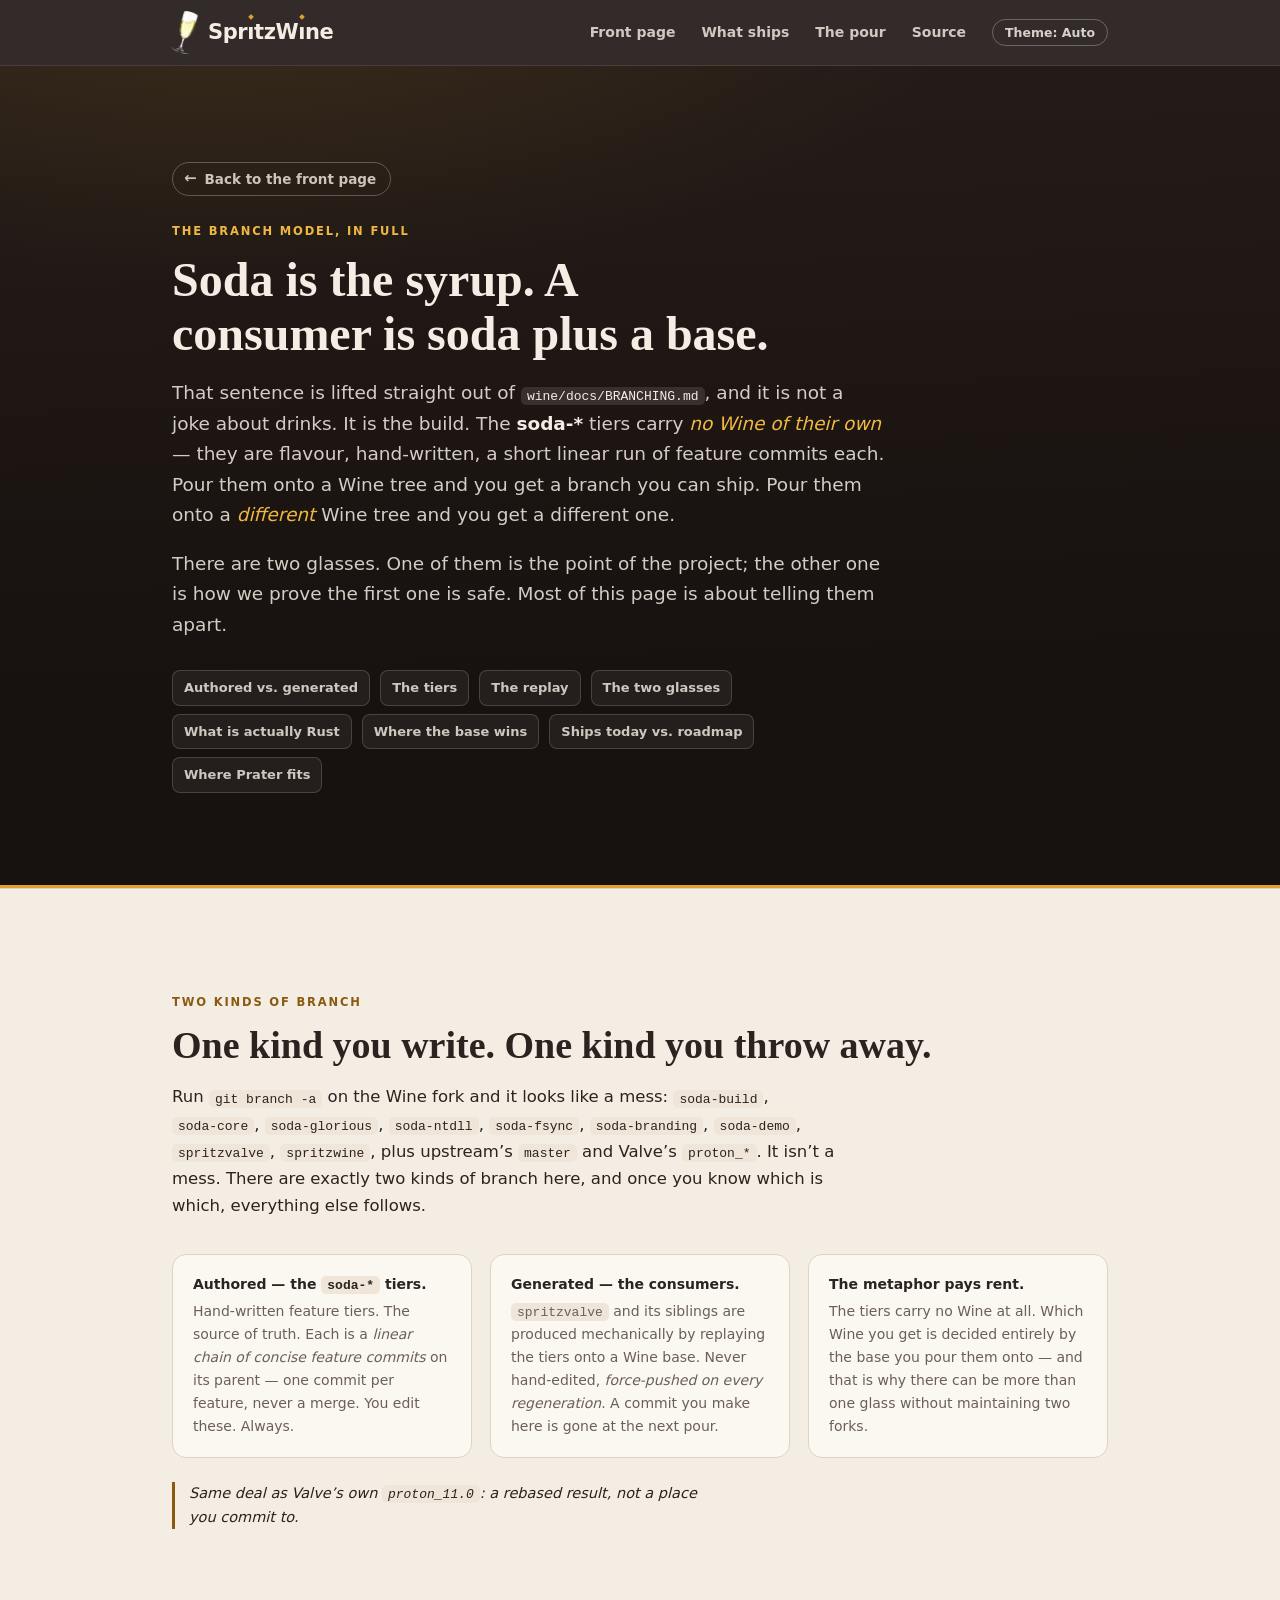
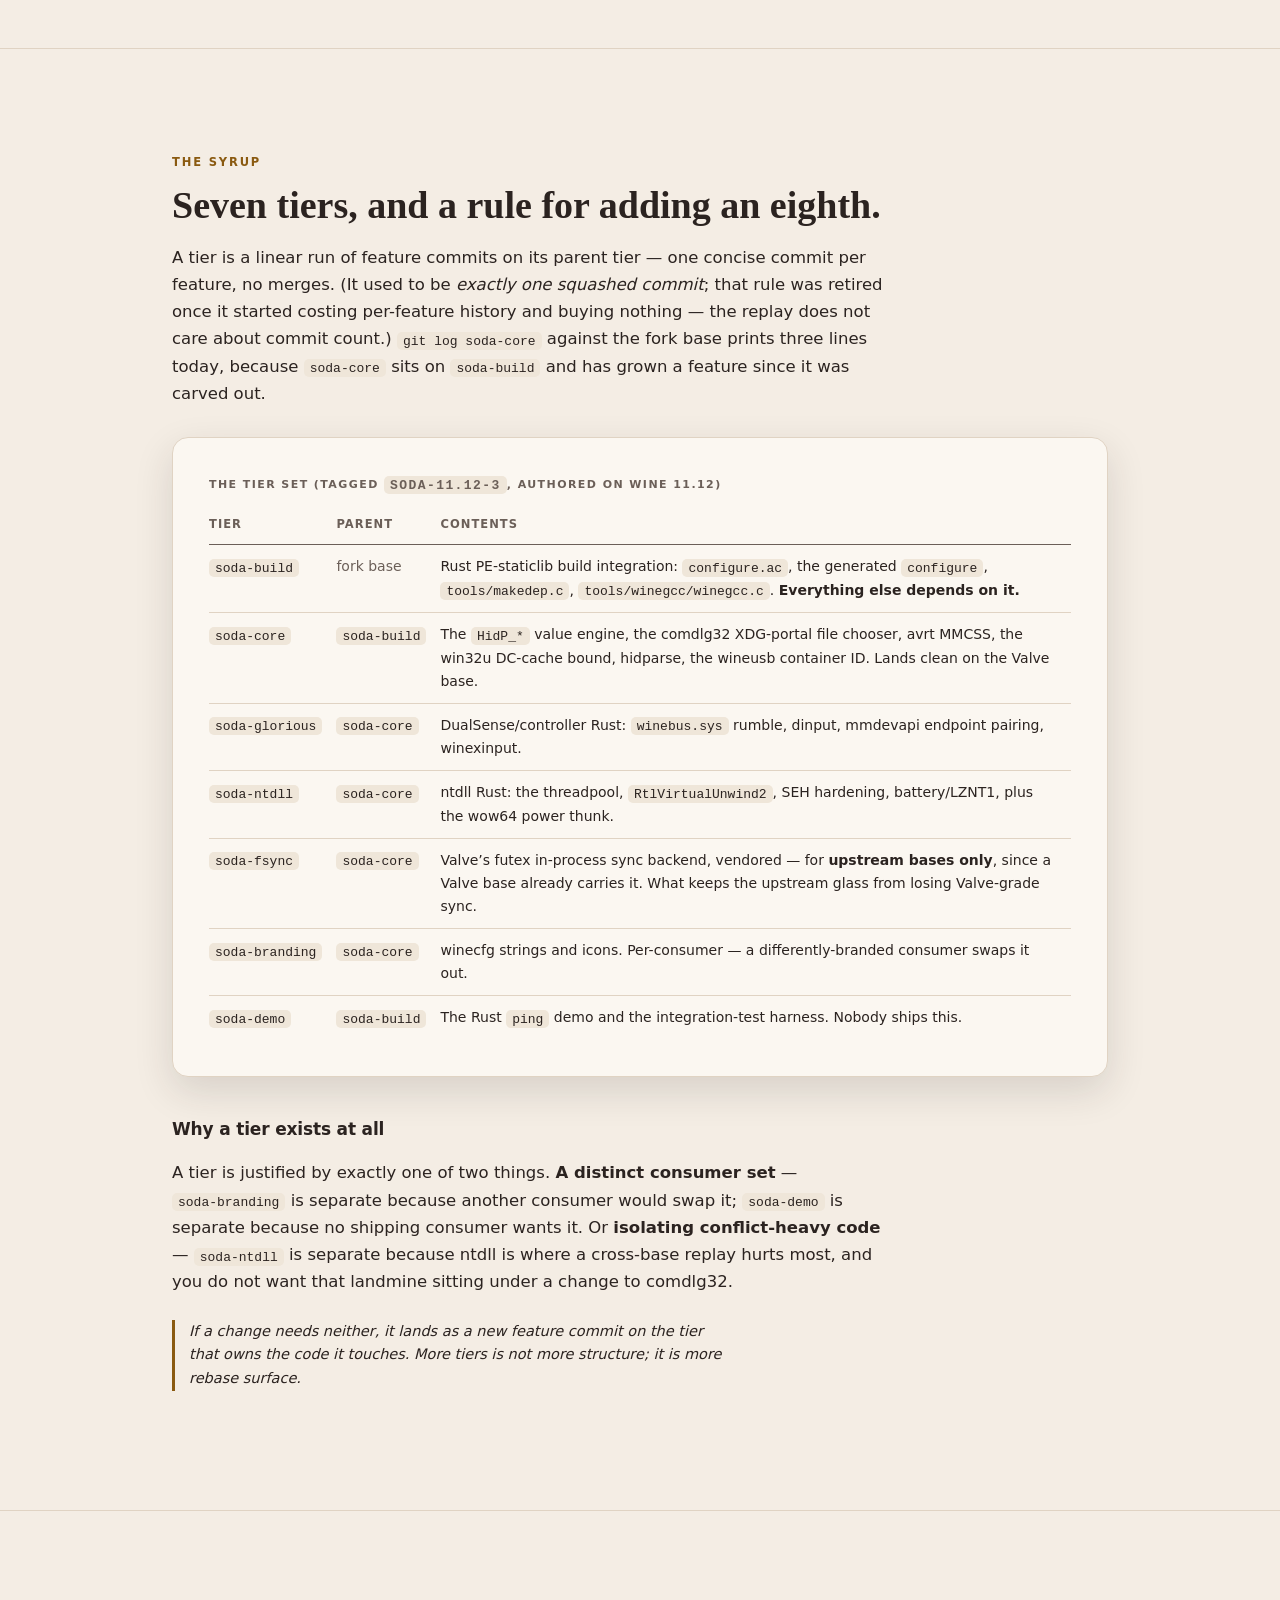
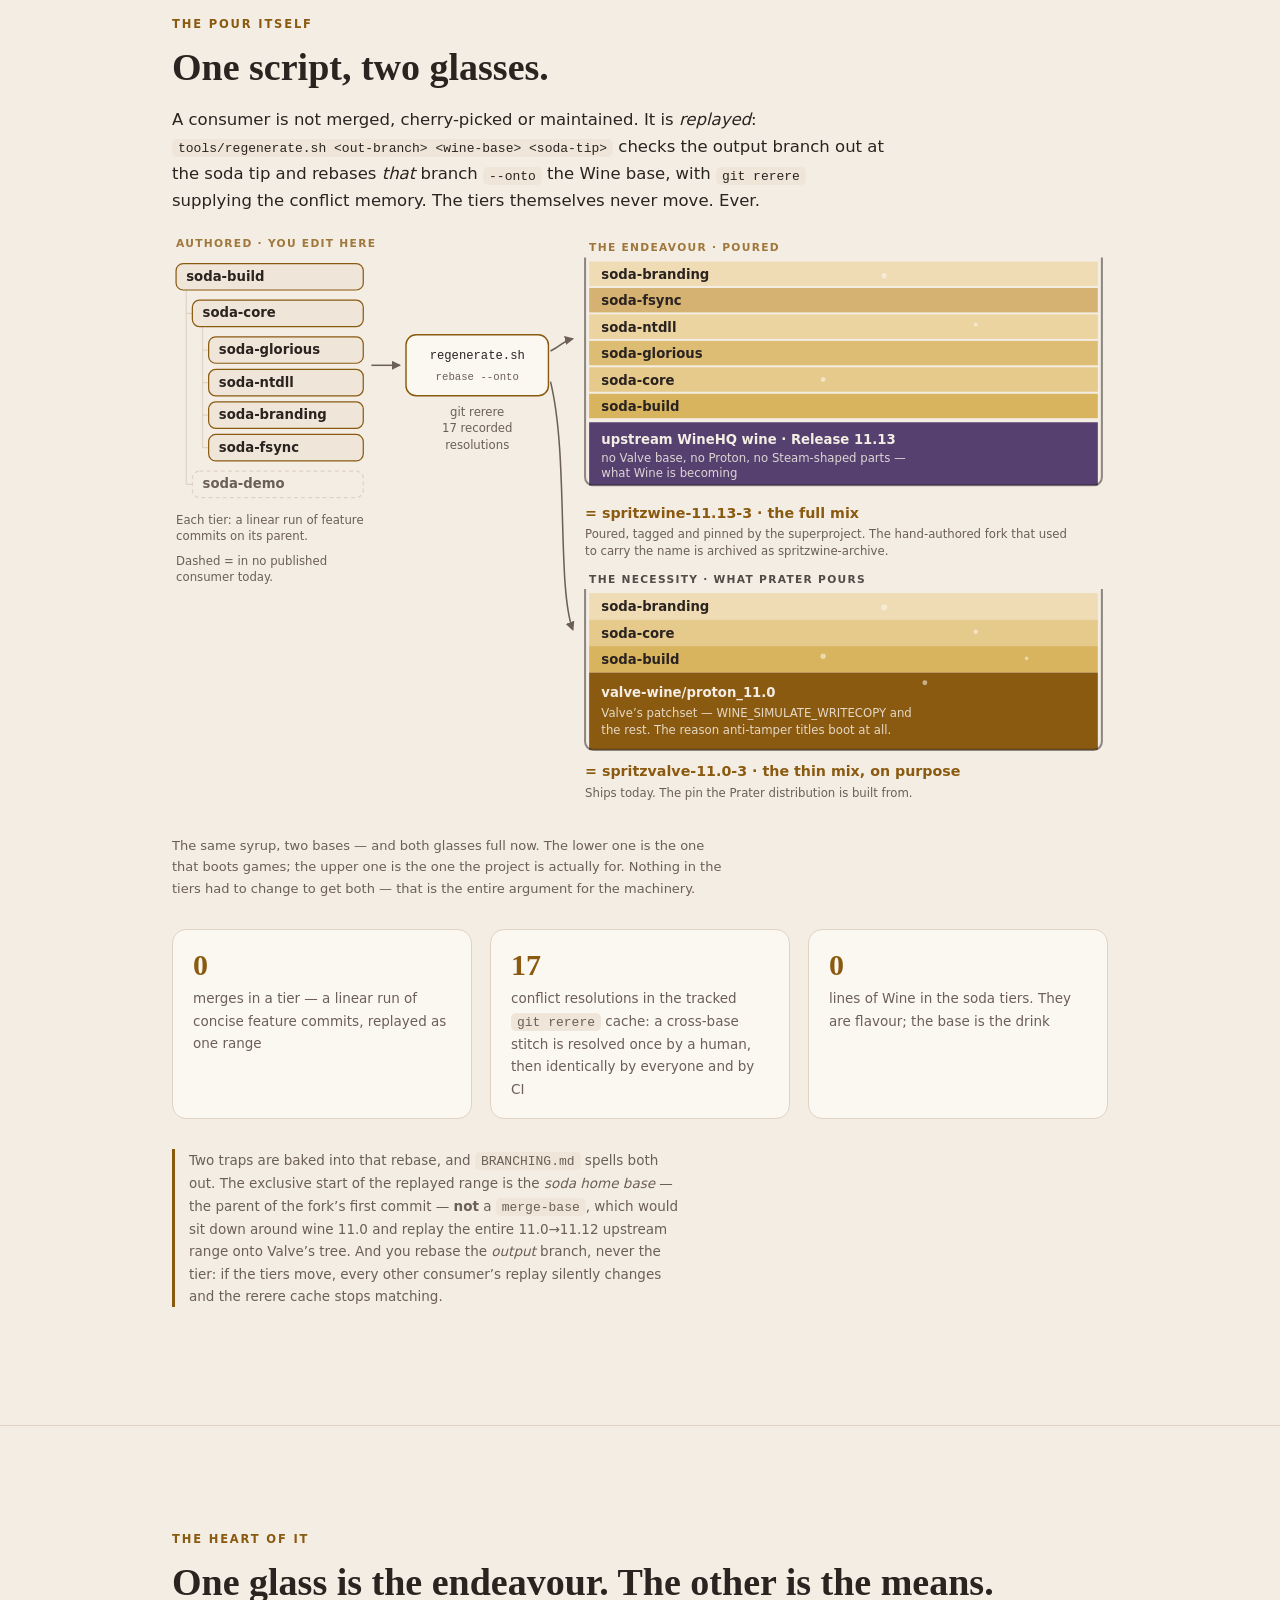
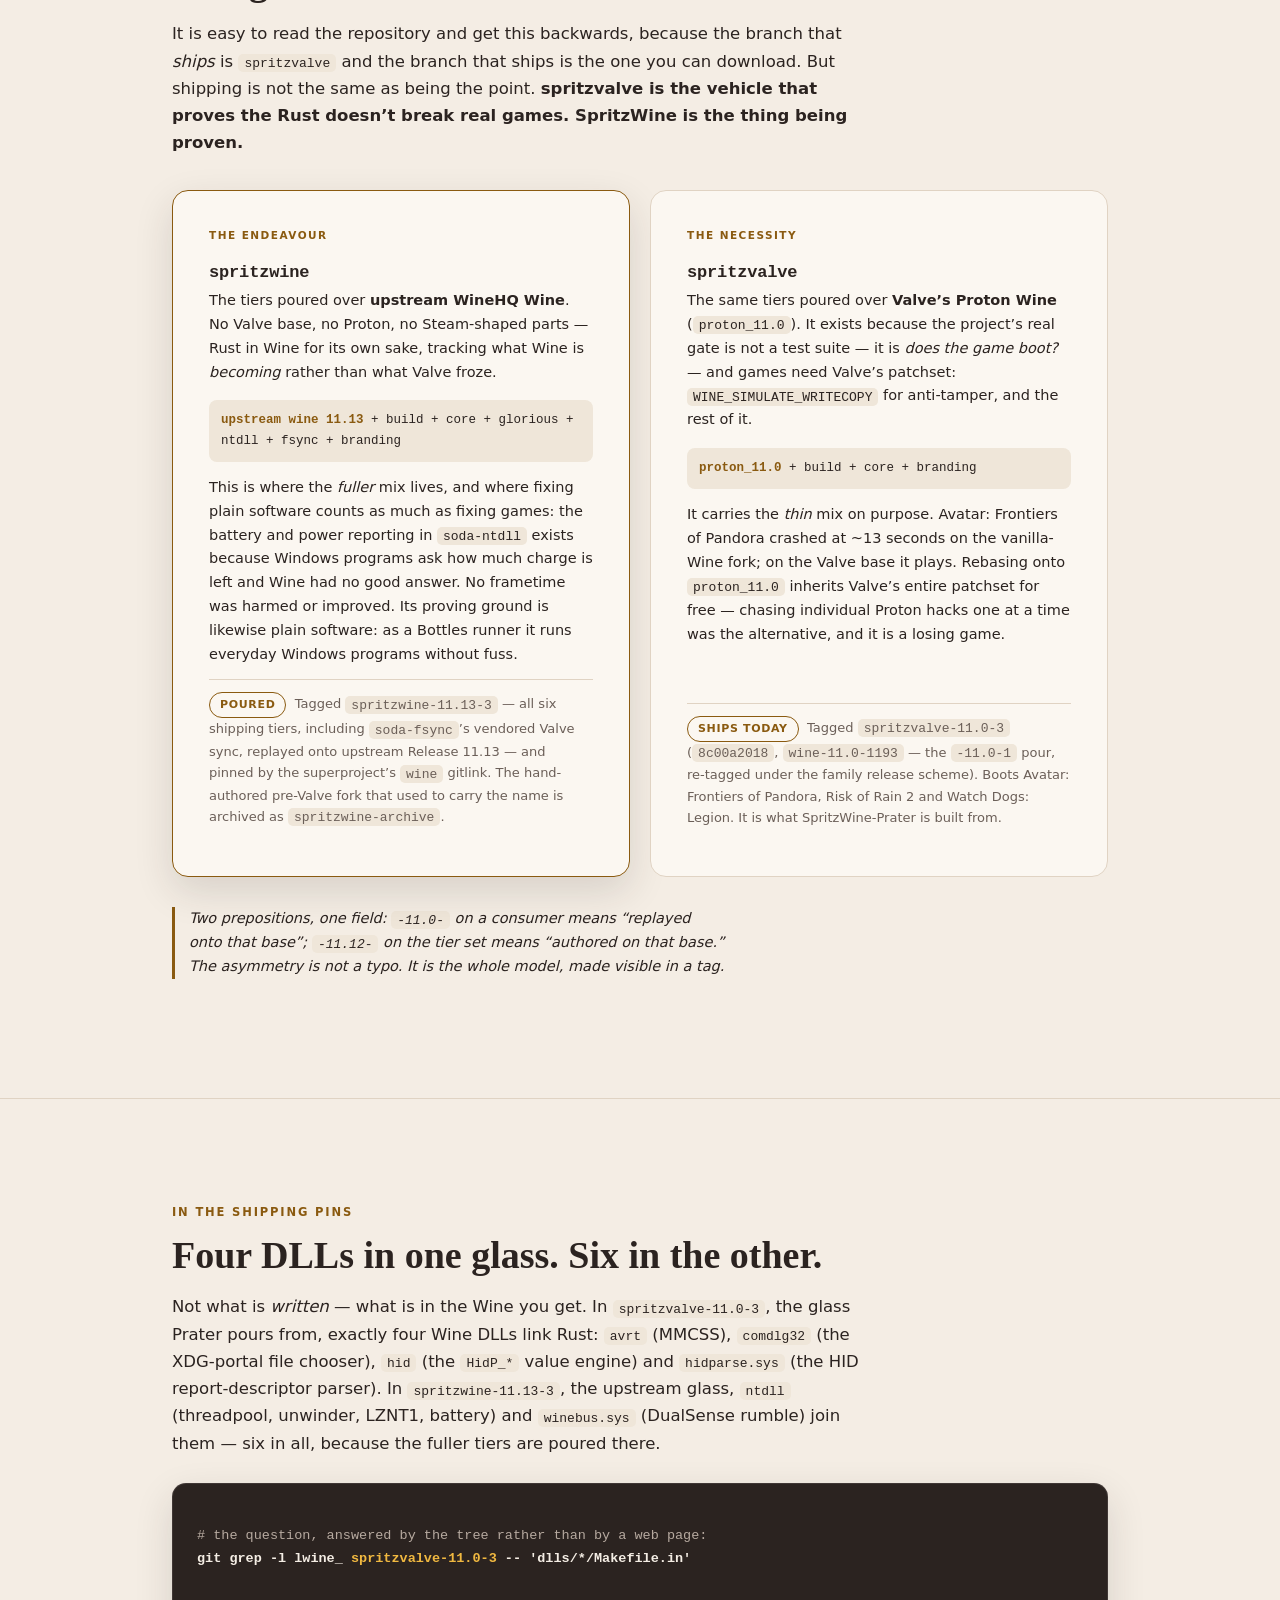
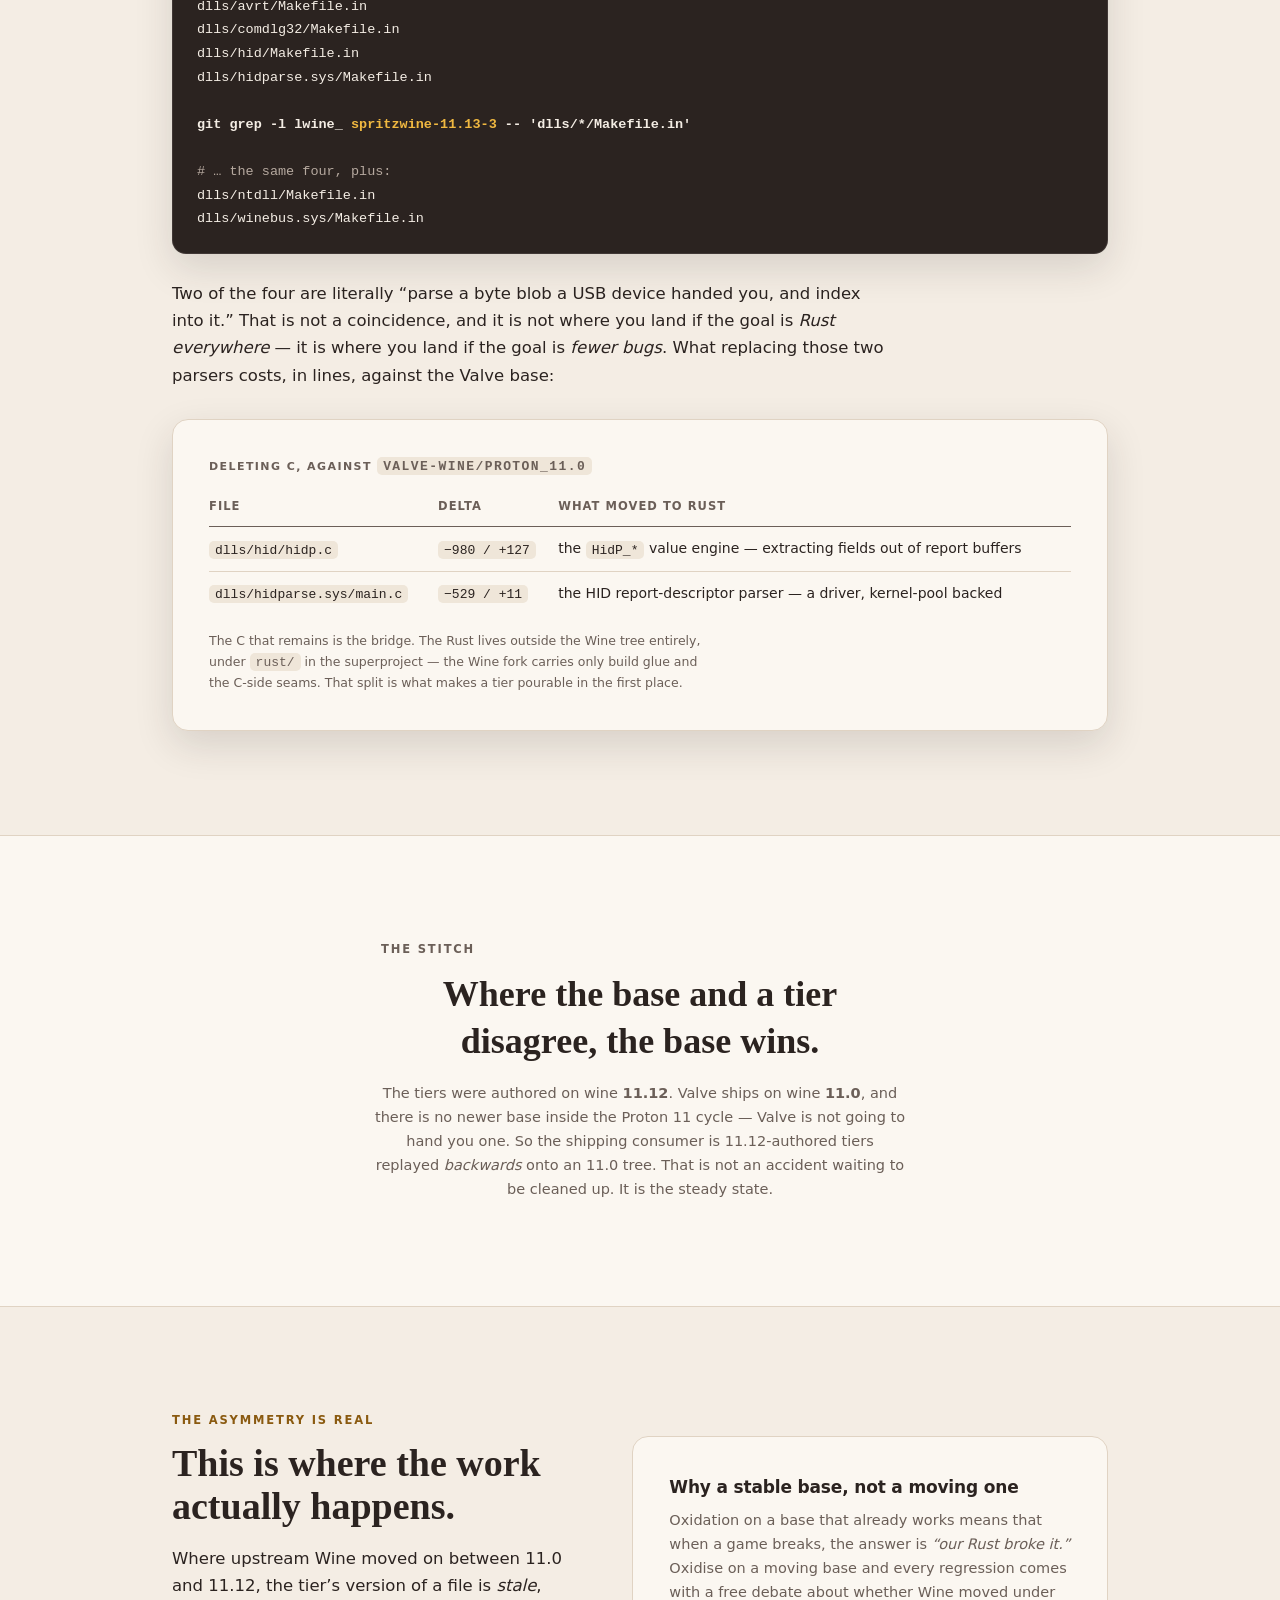
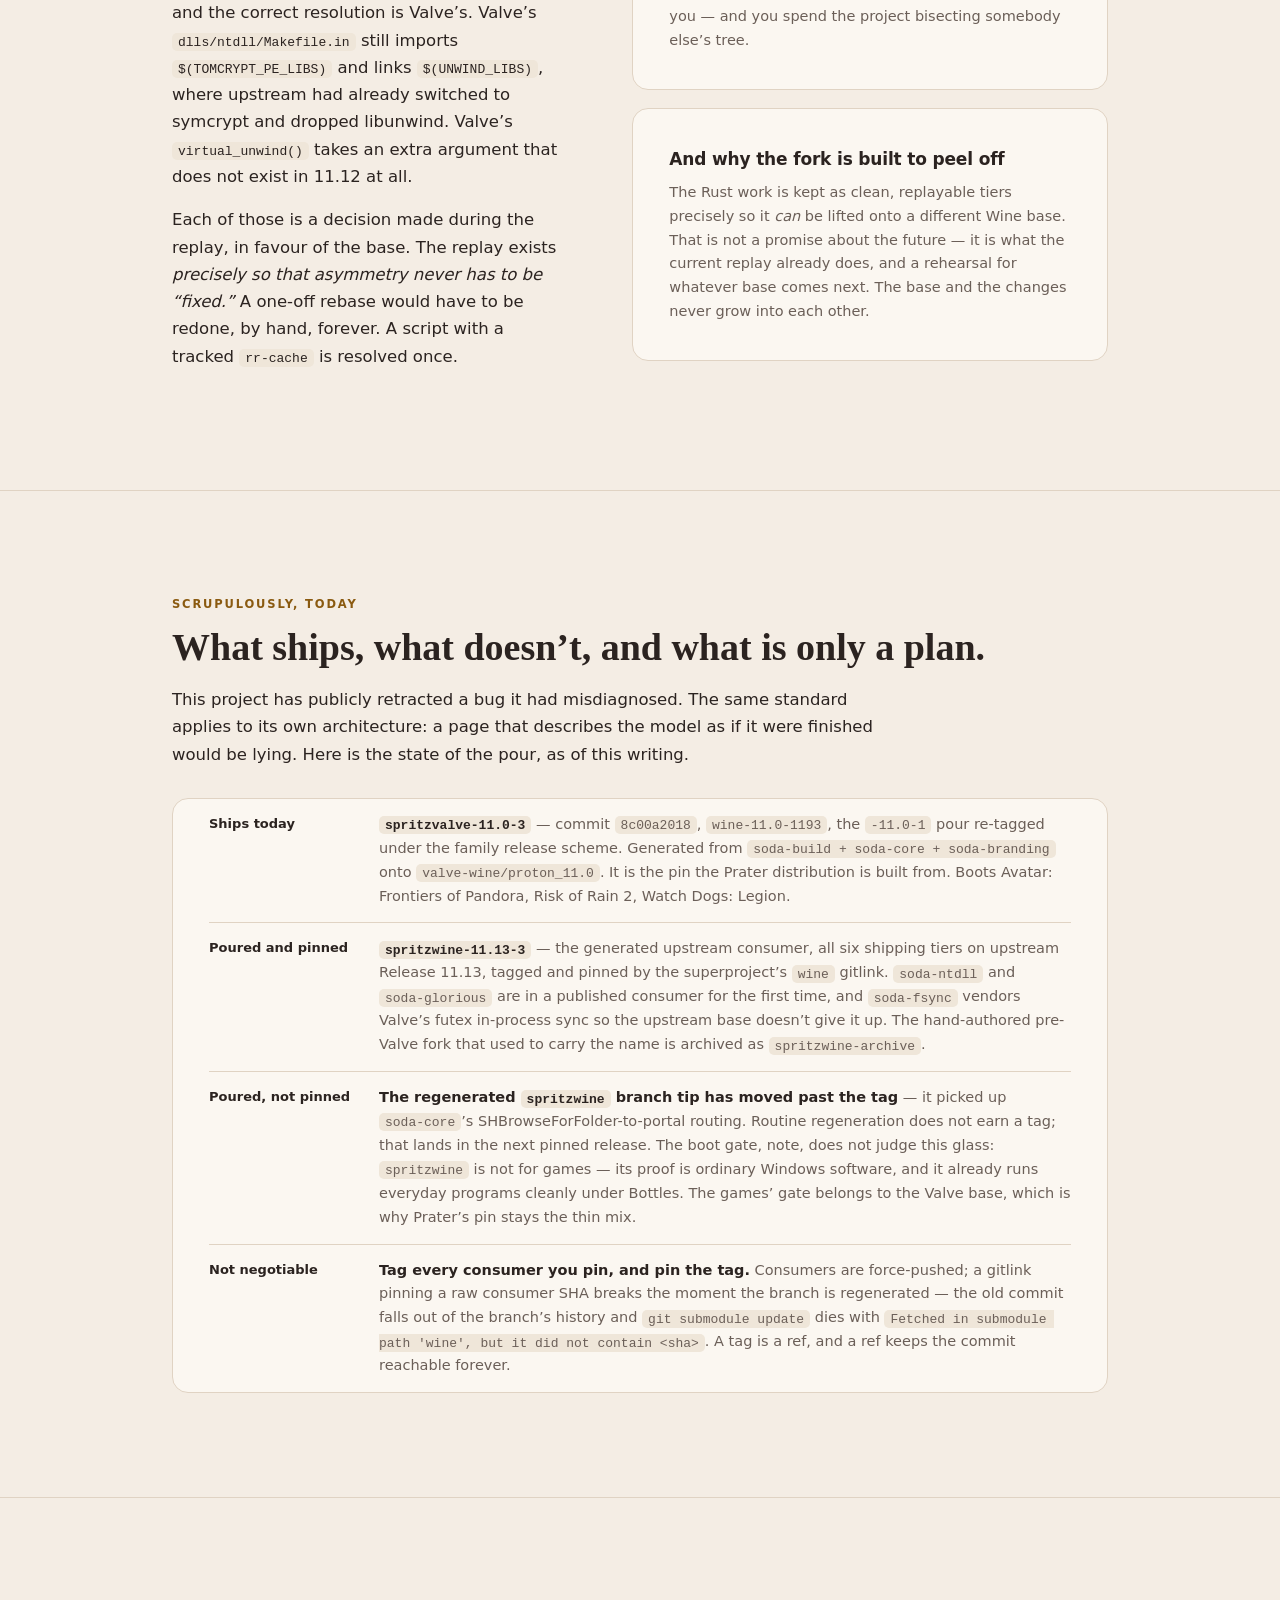
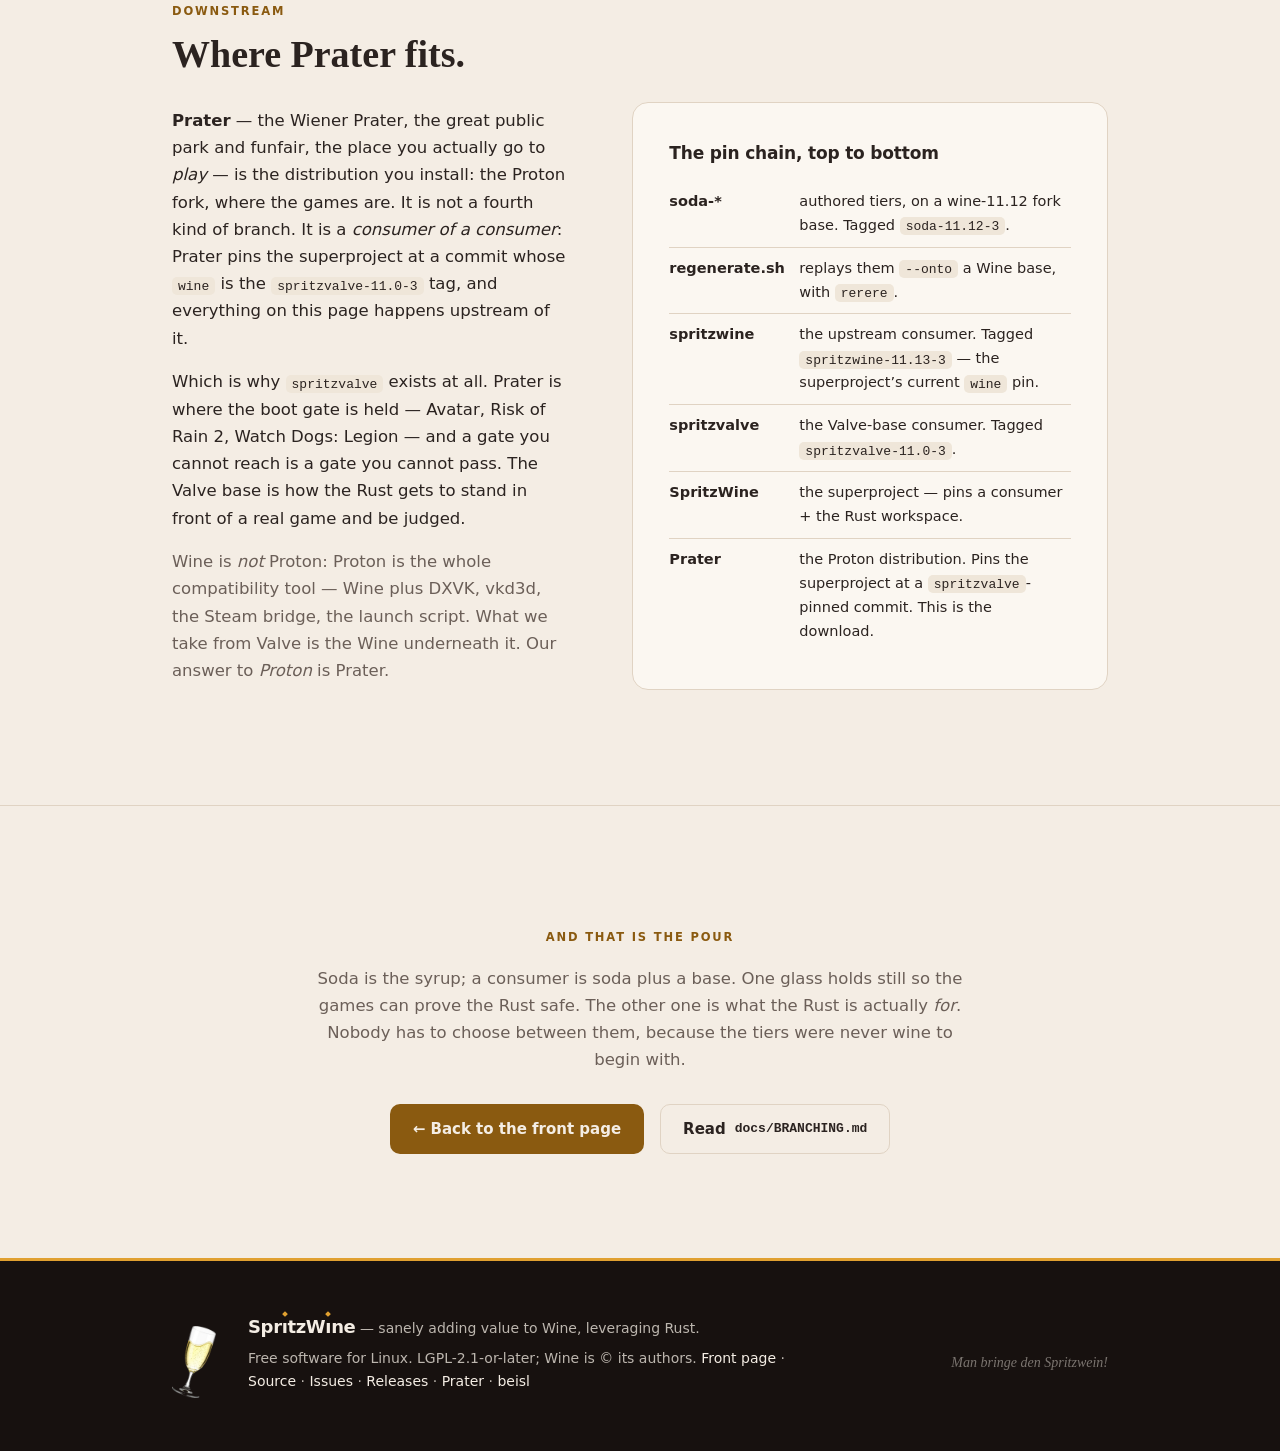
<file: the-pour.html>
<!doctype html>
<html lang="en">
<head>
<meta charset="utf-8">
<meta name="viewport" content="width=device-width, initial-scale=1">
<title>The pour — soda, bases, and two glasses · SpritzWine</title>
<meta name="description" content="How SpritzWine is actually built: hand-authored soda-* tiers, generated consumer branches, and the two glasses they pour into — spritzwine on upstream Wine (the endeavour) and spritzvalve on Valve's (the necessity that boots the games).">
<link rel="icon" type="image/png" href="assets/spritzwine.png">
<link rel="stylesheet" href="assets/style.css">
<script>
/* apply a stored theme before first paint to avoid a flash */
(function () {
  try {
    var t = localStorage.getItem("spritzwine-theme");
    if (t === "light" || t === "dark") document.documentElement.setAttribute("data-theme", t);
  } catch (e) {}
})();
</script>
</head>
<body>
<a class="skip-link" href="#main">Skip to content</a>

<header class="site-header">
  <div class="wrap bar">
    <a class="brand" href="index.html" aria-label="SpritzWine — home">
      <img src="assets/spritzwine.png" alt="" width="26" height="42">
      <span class="wordmark">Spr<span class="i">ı<span class="tick" aria-hidden="true"></span></span>tzW<span class="i">ı<span class="tick" aria-hidden="true"></span></span>ne</span>
    </a>
    <nav aria-label="Site">
      <a href="index.html" class="hide-xs">Front page</a>
      <a href="index.html#shipped" class="hide-sm">What ships</a>
      <a href="the-pour.html" aria-current="page">The pour</a>
      <a href="https://codeberg.org/SpritzWine/SpritzWine" rel="external">Source</a>
      <button id="theme-toggle" class="theme-toggle" type="button">Theme: Auto</button>
    </nav>
  </div>
</header>

<main id="main">

<!-- ======================= PAGE HEAD ======================= -->
<section class="hero page-head" id="top" aria-label="Introduction">
  <div class="wrap">
    <a class="backlink" href="index.html"><span class="arr" aria-hidden="true">←</span> Back to the front page</a>
    <div class="hero-body">
      <p class="kicker" style="color: var(--gold-light);">The branch model, in full</p>
      <h1 class="hero-headline">Soda is the syrup. A consumer is soda plus a base.</h1>
      <p class="lede">
        That sentence is lifted straight out of <code>wine/docs/BRANCHING.md</code>, and it
        is not a joke about drinks. It is the build. The <b>soda-<span aria-hidden="true">*</span></b>
        tiers carry <em>no Wine of their own</em> — they are flavour, hand-written, a short
        linear run of feature commits each. Pour them onto a Wine tree and you get a branch you
        can ship. Pour them onto a <em>different</em> Wine tree and you get a different one.
      </p>
      <p class="lede">
        There are two glasses. One of them is the point of the project; the other one is how
        we prove the first one is safe. Most of this page is about telling them apart.
      </p>
      <ul class="toc" aria-label="On this page">
        <li><a href="#authored">Authored vs. generated</a></li>
        <li><a href="#tiers">The tiers</a></li>
        <li><a href="#replay">The replay</a></li>
        <li><a href="#glasses">The two glasses</a></li>
        <li><a href="#inside">What is actually Rust</a></li>
        <li><a href="#base-wins">Where the base wins</a></li>
        <li><a href="#ledger">Ships today vs. roadmap</a></li>
        <li><a href="#prater">Where Prater fits</a></li>
      </ul>
    </div>
  </div>
</section>

<!-- ======================= AUTHORED VS GENERATED ======================= -->
<section id="authored" aria-labelledby="authored-h">
  <div class="wrap">
    <p class="kicker">Two kinds of branch</p>
    <h2 id="authored-h">One kind you write. One kind you throw away.</h2>
    <p>
      Run <code>git branch -a</code> on the Wine fork and it looks like a mess:
      <code>soda-build</code>, <code>soda-core</code>, <code>soda-glorious</code>,
      <code>soda-ntdll</code>, <code>soda-fsync</code>, <code>soda-branding</code>,
      <code>soda-demo</code>,
      <code>spritzvalve</code>, <code>spritzwine</code>, plus upstream’s
      <code>master</code> and Valve’s <code>proton_*</code>. It isn’t a mess. There are
      exactly two kinds of branch here, and once you know which is which, everything else
      follows.
    </p>

    <div class="claims" role="list">
      <div class="claim" role="listitem">
        <b>Authored — the <code>soda-*</code> tiers.</b>
        Hand-written feature tiers. The source of truth. Each is a <em>linear chain of concise
        feature commits</em> on its parent — one commit per feature, never a merge. You edit
        these. Always.
      </div>
      <div class="claim" role="listitem">
        <b>Generated — the consumers.</b>
        <code>spritzvalve</code> and its siblings are produced mechanically by replaying the
        tiers onto a Wine base. Never hand-edited, <em>force-pushed on every regeneration</em>.
        A commit you make here is gone at the next pour.
      </div>
      <div class="claim" role="listitem">
        <b>The metaphor pays rent.</b>
        The tiers carry no Wine at all. Which Wine you get is decided entirely by the base you
        pour them onto — and that is why there can be more than one glass without maintaining
        two forks.
      </div>
    </div>

    <p class="aside-note">
      Same deal as Valve’s own <code>proton_11.0</code>: a rebased result, not a place you
      commit to.
    </p>
  </div>
</section>

<!-- ======================= THE TIERS ======================= -->
<section id="tiers" aria-labelledby="tiers-h">
  <div class="wrap">
    <p class="kicker">The syrup</p>
    <h2 id="tiers-h">Seven tiers, and a rule for adding an eighth.</h2>
    <p class="wide-note">
      A tier is a linear run of feature commits on its parent tier — one concise commit per
      feature, no merges. (It used to be <em>exactly one squashed commit</em>; that rule was
      retired once it started costing per-feature history and buying nothing — the replay does
      not care about commit count.) <code class="long">git log soda-core</code> against the fork
      base prints three lines today, because <code>soda-core</code> sits on
      <code>soda-build</code> and has grown a feature since it was carved out.
    </p>

    <div class="card tier-card" tabindex="0">
      <table class="tier-table">
        <caption>The tier set (tagged <code>soda-11.12-3</code>, authored on wine&nbsp;11.12)</caption>
        <thead>
          <tr>
            <th scope="col">Tier</th>
            <th scope="col">Parent</th>
            <th scope="col">Contents</th>
          </tr>
        </thead>
        <tbody>
          <tr>
            <th scope="row"><code>soda-build</code></th>
            <td><span class="muted">fork base</span></td>
            <td>Rust PE-staticlib build integration: <code>configure.ac</code>, the generated
              <code>configure</code>, <code>tools/makedep.c</code>,
              <code>tools/winegcc/winegcc.c</code>. <b>Everything else depends on it.</b></td>
          </tr>
          <tr>
            <th scope="row"><code>soda-core</code></th>
            <td><code>soda-build</code></td>
            <td>The <code>HidP_*</code> value engine, the comdlg32 XDG-portal file chooser, avrt
              MMCSS, the win32u DC-cache bound, hidparse, the wineusb container ID. Lands clean
              on the Valve base.</td>
          </tr>
          <tr>
            <th scope="row"><code>soda-glorious</code></th>
            <td><code>soda-core</code></td>
            <td>DualSense/controller Rust: <code>winebus.sys</code> rumble, dinput, mmdevapi
              endpoint pairing, winexinput.</td>
          </tr>
          <tr>
            <th scope="row"><code>soda-ntdll</code></th>
            <td><code>soda-core</code></td>
            <td>ntdll Rust: the threadpool, <code>RtlVirtualUnwind2</code>, SEH hardening,
              battery/LZNT1, plus the wow64 power thunk.</td>
          </tr>
          <tr>
            <th scope="row"><code>soda-fsync</code></th>
            <td><code>soda-core</code></td>
            <td>Valve’s futex in-process sync backend, vendored — for <b>upstream bases
              only</b>, since a Valve base already carries it. What keeps the upstream glass
              from losing Valve-grade sync.</td>
          </tr>
          <tr>
            <th scope="row"><code>soda-branding</code></th>
            <td><code>soda-core</code></td>
            <td>winecfg strings and icons. Per-consumer — a differently-branded consumer swaps
              it out.</td>
          </tr>
          <tr>
            <th scope="row"><code>soda-demo</code></th>
            <td><code>soda-build</code></td>
            <td>The Rust <code>ping</code> demo and the integration-test harness. Nobody
              ships this.</td>
          </tr>
        </tbody>
      </table>
    </div>

    <h3 style="margin-top:38px; font-size:17px;">Why a tier exists at all</h3>
    <p class="wide-note">
      A tier is justified by exactly one of two things. <b>A distinct consumer set</b> —
      <code>soda-branding</code> is separate because another consumer would swap it;
      <code>soda-demo</code> is separate because no shipping consumer wants it. Or <b>isolating
      conflict-heavy code</b> — <code>soda-ntdll</code> is separate because ntdll is where a
      cross-base replay hurts most, and you do not want that landmine sitting under a change to
      comdlg32.
    </p>
    <p class="aside-note">
      If a change needs neither, it lands as a new feature commit on the tier that owns the
      code it touches. More tiers is not more structure; it is more rebase surface.
    </p>
  </div>
</section>

<!-- ======================= THE REPLAY ======================= -->
<section id="replay" aria-labelledby="replay-h">
  <div class="wrap">
    <p class="kicker">The pour itself</p>
    <h2 id="replay-h">One script, two glasses.</h2>
    <p class="wide-note">
      A consumer is not merged, cherry-picked or maintained. It is <em>replayed</em>:
      <code class="long">tools/regenerate.sh &lt;out-branch&gt; &lt;wine-base&gt; &lt;soda-tip&gt;</code>
      checks the output branch out at the soda tip and rebases <em>that</em> branch
      <code>--onto</code> the Wine base, with <code>git rerere</code> supplying the conflict
      memory. The tiers themselves never move. Ever.
    </p>

    <p class="scroll-hint">The figure is wider than a phone — scroll it sideways. Everything in it
      is written out in the cards below, too.</p>
    <div class="fig-scroll" tabindex="0" role="group" aria-label="The replay, drawn — scrollable figure">
      <figure class="pour-fig">
        <svg viewBox="0 0 920 580" role="img"
             aria-label="The replay, drawn. On the left, the authored soda tiers: soda-build at the root, soda-core on top of it, and on top of soda-core the four children soda-glorious, soda-ntdll, soda-branding and soda-fsync; soda-demo hangs off soda-build, dashed because it ships in no consumer. In the middle, tools/regenerate.sh, which rebases the tiers onto a Wine base using git rerere, with 17 recorded resolutions. On the right, two poured glasses. The upper glass is spritzwine, tagged spritzwine-11.13-3: the full mix of all six tiers over upstream Wine 11.13, pinned by the superproject. The lower glass is spritzvalve, tagged spritzvalve-11.0-3: soda-build, soda-core and soda-branding over Valve's proton_11.0 base — the pin the Prater distribution ships.">
          <defs>
            <marker id="ph-arrow" viewBox="0 0 8 8" refX="7" refY="4"
                    markerWidth="6" markerHeight="6" orient="auto">
              <path d="M0 0 L8 4 L0 8 z" class="arrowhead"/>
            </marker>
          </defs>

          <!-- ============ left: the authored tiers ============ -->
          <text class="kick hot" x="4" y="16">Authored · you edit here</text>

          <!-- spines -->
          <path class="spine" d="M14 58 V 249 M14 81 H 20 M14 249 H 20"/>
          <path class="spine" d="M30 94 V 213 M30 117 H 36 M30 149 H 36 M30 181 H 36 M30 213 H 36"/>

          <rect class="chip" x="4" y="32" width="184" height="26" rx="7"/>
          <text class="label" x="14" y="49">soda-build</text>

          <rect class="chip" x="20" y="68" width="168" height="26" rx="7"/>
          <text class="label" x="30" y="85">soda-core</text>

          <rect class="chip" x="36" y="104" width="152" height="26" rx="7"/>
          <text class="label" x="46" y="121">soda-glorious</text>

          <rect class="chip" x="36" y="136" width="152" height="26" rx="7"/>
          <text class="label" x="46" y="153">soda-ntdll</text>

          <rect class="chip" x="36" y="168" width="152" height="26" rx="7"/>
          <text class="label" x="46" y="185">soda-branding</text>

          <rect class="chip" x="36" y="200" width="152" height="26" rx="7"/>
          <text class="label" x="46" y="217">soda-fsync</text>

          <rect class="chip-held" x="20" y="236" width="168" height="26" rx="7"/>
          <text class="label held" x="30" y="253">soda-demo</text>

          <text class="sub" x="4" y="288">Each tier: a linear run of feature</text>
          <text class="sub" x="4" y="304">commits on its parent.</text>
          <text class="sub" x="4" y="328">Dashed = in no published</text>
          <text class="sub" x="4" y="344">consumer today.</text>

          <!-- ============ middle: the script ============ -->
          <path class="arrow" d="M196 132 H 224" marker-end="url(#ph-arrow)"/>

          <rect class="box" x="230" y="102" width="140" height="60" rx="10"/>
          <text class="mono" x="300" y="126" text-anchor="middle">regenerate.sh</text>
          <text class="mono sm" x="300" y="146" text-anchor="middle">rebase --onto</text>

          <text class="sub" x="300" y="182" text-anchor="middle">git rerere</text>
          <text class="sub" x="300" y="198" text-anchor="middle">17 recorded</text>
          <text class="sub" x="300" y="214" text-anchor="middle">resolutions</text>

          <!-- to the upper glass -->
          <path class="arrow" d="M372 118 C 384 112, 384 108, 394 106" marker-end="url(#ph-arrow)"/>
          <!-- to the lower glass -->
          <path class="arrow" d="M372 148 C 390 220, 378 350, 394 392" marker-end="url(#ph-arrow)"/>

          <!-- ============ right, top: spritzwine — the endeavour, poured ============ -->
          <text class="kick hot" x="410" y="20">The endeavour · poured</text>

          <rect class="soda-3" x="410" y="30" width="500" height="24"/>
          <text class="label on-soda" x="422" y="47">soda-branding</text>
          <rect class="soda-6" x="410" y="56" width="500" height="24"/>
          <text class="label on-soda" x="422" y="73">soda-fsync</text>
          <rect class="soda-5" x="410" y="82" width="500" height="24"/>
          <text class="label on-soda" x="422" y="99">soda-ntdll</text>
          <rect class="soda-4" x="410" y="108" width="500" height="24"/>
          <text class="label on-soda" x="422" y="125">soda-glorious</text>
          <rect class="soda-2" x="410" y="134" width="500" height="24"/>
          <text class="label on-soda" x="422" y="151">soda-core</text>
          <rect class="soda-1" x="410" y="160" width="500" height="24"/>
          <text class="label on-soda" x="422" y="177">soda-build</text>

          <rect class="wine-base-up" x="410" y="188" width="500" height="62"/>
          <text class="label on-wine" x="422" y="209">upstream WineHQ wine · Release 11.13</text>
          <text class="sub on-wine-dim" x="422" y="227">no Valve base, no Proton, no Steam-shaped parts —</text>
          <text class="sub on-wine-dim" x="422" y="242">what Wine is becoming</text>

          <circle class="fizz" cx="700" cy="44" r="2.6"/>
          <circle class="fizz" cx="790" cy="92" r="2"/>
          <circle class="fizz" cx="640" cy="146" r="2.4"/>

          <path class="glass-body" d="M406 26 V 242 a 8 8 0 0 0 8 8 H 906 a 8 8 0 0 0 8 -8 V 26"/>

          <text class="label out" x="406" y="282">= spritzwine-11.13-3 · the full mix</text>
          <text class="sub" x="406" y="302">Poured, tagged and pinned by the superproject. The hand-authored fork that used</text>
          <text class="sub" x="406" y="318">to carry the name is archived as spritzwine-archive.</text>

          <!-- ============ right, bottom: spritzvalve — the necessity ============ -->
          <text class="kick" x="410" y="346">The necessity · what Prater pours</text>

          <rect class="soda-3" x="410" y="356" width="500" height="26"/>
          <text class="label on-soda" x="422" y="374">soda-branding</text>
          <rect class="soda-2" x="410" y="382" width="500" height="26"/>
          <text class="label on-soda" x="422" y="400">soda-core</text>
          <rect class="soda-1" x="410" y="408" width="500" height="26"/>
          <text class="label on-soda" x="422" y="426">soda-build</text>

          <rect class="wine-base" x="410" y="434" width="500" height="76"/>
          <text class="label on-wine" x="422" y="458">valve-wine/proton_11.0</text>
          <text class="sub on-wine-dim" x="422" y="478">Valve’s patchset — WINE_SIMULATE_WRITECOPY and</text>
          <text class="sub on-wine-dim" x="422" y="494">the rest. The reason anti-tamper titles boot at all.</text>

          <circle class="fizz" cx="700" cy="370" r="3"/>
          <circle class="fizz" cx="790" cy="394" r="2.2"/>
          <circle class="fizz" cx="640" cy="418" r="2.6"/>
          <circle class="fizz" cx="840" cy="420" r="1.8"/>
          <circle class="fizz" cx="740" cy="444" r="2.4"/>

          <path class="glass-body" d="M406 352 V 502 a 8 8 0 0 0 8 8 H 906 a 8 8 0 0 0 8 -8 V 352"/>

          <text class="label out" x="406" y="536">= spritzvalve-11.0-3 · the thin mix, on purpose</text>
          <text class="sub" x="406" y="556">Ships today. The pin the Prater distribution is built from.</text>
        </svg>
        <figcaption>
          The same syrup, two bases — and both glasses full now. The lower one is the one that
          boots games; the upper one is the one the project is actually for. Nothing in the
          tiers had to change to get both — that is the entire argument for the machinery.
        </figcaption>
      </figure>
    </div>

    <div class="stat-row">
      <div class="stat">
        <span class="n">0</span>
        <span class="t">merges in a tier — a linear run of concise feature commits, replayed
          as one range</span>
      </div>
      <div class="stat">
        <span class="n">17</span>
        <span class="t">conflict resolutions in the tracked <code>git rerere</code> cache: a
          cross-base stitch is resolved once by a human, then identically by everyone and by CI</span>
      </div>
      <div class="stat">
        <span class="n">0</span>
        <span class="t">lines of Wine in the soda tiers. They are flavour; the base is the drink</span>
      </div>
    </div>

    <p class="status-note" style="margin-top:30px;">
      Two traps are baked into that rebase, and <code>BRANCHING.md</code> spells both out. The
      exclusive start of the replayed range is the <em>soda home base</em> — the parent of the
      fork’s first commit — <b>not</b> a <code>merge-base</code>, which would sit down around
      wine 11.0 and replay the entire 11.0→11.12 upstream range onto Valve’s tree. And you
      rebase the <em>output</em> branch, never the tier: if the tiers move, every other
      consumer’s replay silently changes and the rerere cache stops matching.
    </p>
  </div>
</section>

<!-- ======================= THE TWO GLASSES ======================= -->
<section id="glasses" aria-labelledby="glasses-h">
  <div class="wrap">
    <p class="kicker">The heart of it</p>
    <h2 id="glasses-h">One glass is the endeavour. The other is the means.</h2>
    <p class="wide-note">
      It is easy to read the repository and get this backwards, because the branch that
      <em>ships</em> is <code>spritzvalve</code> and the branch that ships is the one you can
      download. But shipping is not the same as being the point. <b>spritzvalve is the vehicle
      that proves the Rust doesn’t break real games. SpritzWine is the thing being proven.</b>
    </p>

    <div class="glasses">
      <article class="card glass-card is-endeavour">
        <p class="role">The endeavour</p>
        <h3>spritzwine</h3>
        <p>
          The tiers poured over <b>upstream WineHQ Wine</b>. No Valve base, no Proton, no
          Steam-shaped parts — Rust in Wine for its own sake, tracking what Wine is
          <em>becoming</em> rather than what Valve froze.
        </p>
        <p class="recipe">
          <span class="base">upstream wine 11.13</span> + build + core + glorious + ntdll + fsync + branding
        </p>
        <p>
          This is where the <em>fuller</em> mix lives, and where fixing plain software counts as
          much as fixing games: the battery and power reporting in <code>soda-ntdll</code> exists
          because Windows programs ask how much charge is left and Wine had no good answer. No
          frametime was harmed or improved. Its proving ground is likewise plain software: as a
          Bottles runner it runs everyday Windows programs without fuss.
        </p>
        <p class="foot">
          <span class="pill ships">Poured</span>&nbsp; Tagged <code>spritzwine-11.13-3</code> —
          all six shipping tiers, including <code>soda-fsync</code>’s vendored Valve sync,
          replayed onto upstream Release 11.13 — and pinned by the superproject’s
          <code>wine</code> gitlink. The hand-authored pre-Valve fork that used to carry the
          name is archived as <code>spritzwine-archive</code>.
        </p>
      </article>

      <article class="card glass-card">
        <p class="role">The necessity</p>
        <h3>spritzvalve</h3>
        <p>
          The same tiers poured over <b>Valve’s Proton Wine</b> (<code>proton_11.0</code>). It
          exists because the project’s real gate is not a test suite — it is
          <em>does the game boot?</em> — and games need Valve’s patchset:
          <code class="long">WINE_SIMULATE_WRITECOPY</code> for anti-tamper, and the rest of it.
        </p>
        <p class="recipe">
          <span class="base">proton_11.0</span> + build + core + branding
        </p>
        <p>
          It carries the <em>thin</em> mix on purpose. Avatar: Frontiers of Pandora crashed at
          ~13 seconds on the vanilla-Wine fork; on the Valve base it plays. Rebasing onto
          <code>proton_11.0</code> inherits Valve’s entire patchset for free — chasing individual
          Proton hacks one at a time was the alternative, and it is a losing game.
        </p>
        <p class="foot">
          <span class="pill ships">Ships today</span>&nbsp; Tagged
          <code>spritzvalve-11.0-3</code> (<code>8c00a2018</code>,
          <code>wine-11.0-1193</code> — the <code>-11.0-1</code> pour, re-tagged under the
          family release scheme). Boots Avatar: Frontiers of Pandora, Risk of Rain 2 and
          Watch Dogs: Legion. It is what SpritzWine-Prater is built from.
        </p>
      </article>
    </div>

    <p class="aside-note" style="margin-top:30px;">
      Two prepositions, one field: <code>-11.0-</code> on a consumer means “replayed <em>onto</em>
      that base”; <code>-11.12-</code> on the tier set means “authored <em>on</em> that base.”
      The asymmetry is not a typo. It is the whole model, made visible in a tag.
    </p>
  </div>
</section>

<!-- ======================= WHAT IS ACTUALLY RUST ======================= -->
<section id="inside" aria-labelledby="inside-h">
  <div class="wrap">
    <p class="kicker">In the shipping pins</p>
    <h2 id="inside-h">Four DLLs in one glass. Six in the other.</h2>
    <p class="wide-note">
      Not what is <em>written</em> — what is in the Wine you get. In
      <code>spritzvalve-11.0-3</code>, the glass Prater pours from, exactly four Wine DLLs link
      Rust: <code>avrt</code> (MMCSS), <code>comdlg32</code> (the XDG-portal file chooser),
      <code>hid</code> (the <code>HidP_*</code> value engine) and <code>hidparse.sys</code>
      (the HID report-descriptor parser). In <code>spritzwine-11.13-3</code>, the upstream
      glass, <code>ntdll</code> (threadpool, unwinder, LZNT1, battery) and
      <code>winebus.sys</code> (DualSense rumble) join them — six in all, because the fuller
      tiers are poured there.
    </p>

    <div class="codeblock" style="margin-top:26px;" tabindex="0">
<pre><code><span class="c"># the question, answered by the tree rather than by a web page:</span>
<span class="cmd">git grep -l lwine_ <span class="hl">spritzvalve-11.0-3</span> -- 'dlls/*/Makefile.in'</span>

dlls/avrt/Makefile.in
dlls/comdlg32/Makefile.in
dlls/hid/Makefile.in
dlls/hidparse.sys/Makefile.in

<span class="cmd">git grep -l lwine_ <span class="hl">spritzwine-11.13-3</span> -- 'dlls/*/Makefile.in'</span>

<span class="c"># … the same four, plus:</span>
dlls/ntdll/Makefile.in
dlls/winebus.sys/Makefile.in</code></pre>
    </div>

    <p style="margin-top:26px;" class="wide-note">
      Two of the four are literally “parse a byte blob a USB device handed you, and index into
      it.” That is not a coincidence, and it is not where you land if the goal is
      <em>Rust everywhere</em> — it is where you land if the goal is <em>fewer bugs</em>.
      What replacing those two parsers costs, in lines, against the Valve base:
    </p>

    <div class="card tier-card" tabindex="0">
      <table class="tier-table">
        <caption>Deleting C, against <code>valve-wine/proton_11.0</code></caption>
        <thead>
          <tr>
            <th scope="col">File</th>
            <th scope="col">Delta</th>
            <th scope="col">What moved to Rust</th>
          </tr>
        </thead>
        <tbody>
          <tr>
            <th scope="row"><code>dlls/hid/hidp.c</code></th>
            <td><code>−980 / +127</code></td>
            <td>the <code>HidP_*</code> value engine — extracting fields out of report buffers</td>
          </tr>
          <tr>
            <th scope="row"><code>dlls/hidparse.sys/main.c</code></th>
            <td><code>−529 / +11</code></td>
            <td>the HID report-descriptor parser — a driver, kernel-pool backed</td>
          </tr>
        </tbody>
      </table>
      <p class="cov-hint">
        The C that remains is the bridge. The Rust lives outside the Wine tree entirely, under
        <code>rust/</code> in the superproject — the Wine fork carries only build glue and the
        C-side seams. That split is what makes a tier pourable in the first place.
      </p>
    </div>
  </div>
</section>

<!-- ======================= WHERE THE BASE WINS ======================= -->
<section class="interlude" aria-labelledby="base-wins-h">
  <div class="wrap">
    <p class="kicker" id="base-wins-h">The stitch</p>
    <blockquote class="quote">Where the base and a tier disagree, the base wins.</blockquote>
    <p class="attrib">
      The tiers were authored on wine <b>11.12</b>. Valve ships on wine <b>11.0</b>, and there is
      no newer base inside the Proton 11 cycle — Valve is not going to hand you one. So the
      shipping consumer is 11.12-authored tiers replayed <em>backwards</em> onto an 11.0 tree.
      That is not an accident waiting to be cleaned up. It is the steady state.
    </p>
  </div>
</section>

<section id="base-wins" aria-labelledby="asym-h">
  <div class="wrap">
    <div class="split">
      <div>
        <p class="kicker">The asymmetry is real</p>
        <h2 id="asym-h">This is where the work actually happens.</h2>
        <p>
          Where upstream Wine moved on between 11.0 and 11.12, the tier’s version of a file is
          <em>stale</em>, and the correct resolution is Valve’s. Valve’s
          <code>dlls/ntdll/Makefile.in</code> still imports <code>$(TOMCRYPT_PE_LIBS)</code> and
          links <code>$(UNWIND_LIBS)</code>, where upstream had already switched to symcrypt and
          dropped libunwind. Valve’s <code>virtual_unwind()</code> takes an extra argument that
          does not exist in 11.12 at all.
        </p>
        <p>
          Each of those is a decision made during the replay, in favour of the base. The replay
          exists <em>precisely so that asymmetry never has to be “fixed.”</em> A one-off rebase
          would have to be redone, by hand, forever. A script with a tracked
          <code>rr-cache</code> is resolved once.
        </p>
      </div>
      <div class="card-grid" style="grid-template-columns:1fr; margin-top:0;">
        <div class="card">
          <h3>Why a stable base, not a moving one</h3>
          <p>
            Oxidation on a base that already works means that when a game breaks, the answer is
            <em>“our Rust broke it.”</em> Oxidise on a moving base and every regression comes with
            a free debate about whether Wine moved under you — and you spend the project
            bisecting somebody else’s tree.
          </p>
        </div>
        <div class="card">
          <h3>And why the fork is built to peel off</h3>
          <p>
            The Rust work is kept as clean, replayable tiers precisely so it <em>can</em> be
            lifted onto a different Wine base. That is not a promise about the future — it is
            what the current replay already does, and a rehearsal for whatever base comes next.
            The base and the changes never grow into each other.
          </p>
        </div>
      </div>
    </div>
  </div>
</section>

<!-- ======================= THE LEDGER ======================= -->
<section id="ledger" aria-labelledby="ledger-h">
  <div class="wrap">
    <p class="kicker">Scrupulously, today</p>
    <h2 id="ledger-h">What ships, what doesn’t, and what is only a plan.</h2>
    <p class="wide-note">
      This project has publicly retracted a bug it had misdiagnosed. The same standard applies to
      its own architecture: a page that describes the model as if it were finished would be
      lying. Here is the state of the pour, as of this writing.
    </p>

    <dl class="ledger card" style="padding-inline: clamp(22px, 3.5vw, 36px);">
      <div>
        <dt>Ships today</dt>
        <dd>
          <b><code>spritzvalve-11.0-3</code></b> — commit <code>8c00a2018</code>,
          <code>wine-11.0-1193</code>, the <code>-11.0-1</code> pour re-tagged under the family
          release scheme. Generated from <code>soda-build + soda-core + soda-branding</code>
          onto <code>valve-wine/proton_11.0</code>. It is the pin the Prater distribution is
          built from. Boots Avatar: Frontiers of Pandora, Risk of Rain 2, Watch Dogs: Legion.
        </dd>
      </div>
      <div>
        <dt>Poured and pinned</dt>
        <dd>
          <b><code>spritzwine-11.13-3</code></b> — the generated upstream consumer, all six
          shipping tiers on upstream Release 11.13, tagged and pinned by the superproject’s
          <code>wine</code> gitlink. <code>soda-ntdll</code> and <code>soda-glorious</code> are
          in a published consumer for the first time, and <code>soda-fsync</code> vendors
          Valve’s futex in-process sync so the upstream base doesn’t give it up. The
          hand-authored pre-Valve fork that used to carry the name is archived as
          <code>spritzwine-archive</code>.
        </dd>
      </div>
      <div>
        <dt>Poured, not pinned</dt>
        <dd>
          <b>The regenerated <code>spritzwine</code> branch tip has moved past the tag</b> — it
          picked up <code>soda-core</code>’s SHBrowseForFolder-to-portal routing. Routine
          regeneration does not earn a tag; that lands in the next pinned release. The boot
          gate, note, does not judge this glass: <code>spritzwine</code> is not for games — its
          proof is ordinary Windows software, and it already runs everyday programs cleanly
          under Bottles. The games’ gate belongs to the Valve base, which is why Prater’s pin
          stays the thin mix.
        </dd>
      </div>
      <div>
        <dt>Not negotiable</dt>
        <dd>
          <b>Tag every consumer you pin, and pin the tag.</b> Consumers are force-pushed; a
          gitlink pinning a raw consumer SHA breaks the moment the branch is regenerated — the
          old commit falls out of the branch’s history and <code>git submodule update</code> dies
          with <code class="long">Fetched in submodule path 'wine', but it did not contain &lt;sha&gt;</code>. A tag is a ref, and a ref keeps the commit reachable forever.
        </dd>
      </div>
    </dl>
  </div>
</section>

<!-- ======================= WHERE PRATER FITS ======================= -->
<section id="prater" aria-labelledby="prater-h">
  <div class="wrap">
    <p class="kicker">Downstream</p>
    <h2 id="prater-h">Where Prater fits.</h2>
    <div class="split">
      <div>
        <p>
          <b>Prater</b> — the Wiener Prater, the great public park and funfair, the place you
          actually go to <em>play</em> — is the distribution you install: the Proton fork, where
          the games are. It is not a fourth kind of branch. It is a <em>consumer of a consumer</em>:
          Prater pins the superproject at a commit whose <code>wine</code> is the
          <code>spritzvalve-11.0-3</code> tag, and everything on this page happens upstream of it.
        </p>
        <p>
          Which is why <code>spritzvalve</code> exists at all. Prater is where the boot gate is
          held — Avatar, Risk of Rain 2, Watch Dogs: Legion — and a gate you cannot reach is a
          gate you cannot pass. The Valve base is how the Rust gets to stand in front of a real
          game and be judged.
        </p>
        <p class="muted">
          Wine is <em>not</em> Proton: Proton is the whole compatibility tool — Wine plus DXVK,
          vkd3d, the Steam bridge, the launch script. What we take from Valve is the Wine
          underneath it. Our answer to <em>Proton</em> is Prater.
        </p>
      </div>
      <div class="card">
        <h3 style="font-size:17px;">The pin chain, top to bottom</h3>
        <ul class="entry-list" style="margin-top:14px;">
          <li><span class="ctx">soda-*</span>
            <span>authored tiers, on a wine-11.12 fork base. Tagged <code>soda-11.12-3</code>.</span></li>
          <li><span class="ctx">regenerate.sh</span>
            <span>replays them <code>--onto</code> a Wine base, with <code>rerere</code>.</span></li>
          <li><span class="ctx">spritzwine</span>
            <span>the upstream consumer. Tagged <code>spritzwine-11.13-3</code> — the
              superproject’s current <code>wine</code> pin.</span></li>
          <li><span class="ctx">spritzvalve</span>
            <span>the Valve-base consumer. Tagged <code>spritzvalve-11.0-3</code>.</span></li>
          <li><span class="ctx">SpritzWine</span>
            <span>the superproject — pins a consumer + the Rust workspace.</span></li>
          <li><span class="ctx">Prater</span>
            <span>the Proton distribution. Pins the superproject at a
              <code>spritzvalve</code>-pinned commit. This is the download.</span></li>
        </ul>
      </div>
    </div>
  </div>
</section>

<!-- ======================= CLOSING ======================= -->
<section class="family" aria-labelledby="closing-h">
  <div class="wrap">
    <p class="kicker" id="closing-h">And that is the pour</p>
    <p class="muted" style="max-width:64ch;">
      Soda is the syrup; a consumer is soda plus a base. One glass holds still so the games can
      prove the Rust safe. The other one is what the Rust is actually <em>for</em>. Nobody has to
      choose between them, because the tiers were never wine to begin with.
    </p>
    <div class="footer-back" style="justify-content:center;">
      <a class="btn btn-primary" href="index.html" style="background:var(--accent); color:var(--on-accent);">← Back to the front page</a>
      <a class="btn btn-ghost" href="https://codeberg.org/SpritzWine/SpritzWine" rel="external"
         style="border-color:var(--hair); color:var(--ink);">Read <code style="background:none;padding:0;color:inherit;">docs/BRANCHING.md</code></a>
    </div>
  </div>
</section>

</main>

<footer class="site-footer">
  <div class="wrap cols">
    <img class="glass-icon" src="assets/spritzwine.png" alt="The SpritzWine glass" width="44" height="72">
    <div>
      <span class="wordmark">Spr<span class="i">ı<span class="tick" aria-hidden="true"></span></span>tzW<span class="i">ı<span class="tick" aria-hidden="true"></span></span>ne</span>
      — sanely adding value to Wine, leveraging Rust.
      <p class="fine">
        Free software for Linux. LGPL-2.1-or-later; Wine is © its authors.
        <a href="index.html">Front page</a> ·
        <a href="https://codeberg.org/SpritzWine/SpritzWine" rel="external">Source</a> ·
        <a href="https://codeberg.org/SpritzWine/SpritzWine/issues" rel="external">Issues</a> ·
        <a href="https://codeberg.org/SpritzWine/SpritzWine/releases" rel="external">Releases</a> ·
        <a href="https://codeberg.org/SpritzWine/SpritzWine-Prater" rel="external">Prater</a> ·
        <a href="https://codeberg.org/SpritzWine/beisl" rel="external">beisl</a>
      </p>
    </div>
    <span class="easter" lang="de-AT" aria-hidden="true">Man bringe den Spritzwein!</span>
  </div>
</footer>

<script src="assets/site.js"></script>
</body>
</html>
</file>
<file: assets/style.css>
/* ============================================================
   SpritzWine — landing page
   Sibling design system to Beisl: same tokens, same rhythm,
   same hairlines — its own drink.
   Shared family surfaces:
     Kaffeehauscreme #F4EDE4 · Wirtshausholz #2B2320 / #17110F
   SpritzWine signature: the G'spritzter gold.
     Gold          #E0A030  — chrome on dark (hero, header, footer)
     Gold hell     #F0B840  — hover / focus lift on dark
     Gold tief     #8A5A10  — chrome on light: the same gold, one
                              shade down the cellar, so link and
                              kicker text clear 4.5:1 on cream
   Beisl's rule holds here too: the signature colour is chrome. The
   figure's ink (the pour bands) is its own fixed set, so it reads
   identically in both themes.
   ============================================================ */

:root {
  --cream: #f4ede4;
  --wood-deep: #17110f;
  --gold: #e0a030;
  --gold-light: #f0b840;
  --gold-deep: #8a5a10;

  /* the pour — figure ink, fixed in both themes (contrast is checked
     against the band fill, not against the page) */
  --pour-wine: #8a5a10;
  --pour-wine-up: #55406f;          /* upstream WineHQ base — a different vintage, on purpose;
                                       deep enough that the cream labels clear 7:1 on it */
  --pour-soda-1: #d8b45e;
  --pour-soda-2: #e6ca8b;
  --pour-soda-3: #f0dcb4;
  --pour-soda-4: #ddbd74;
  --pour-soda-5: #ebd4a0;
  --pour-soda-6: #d5b271;

  /* light theme (default) */
  --ground: #f4ede4;
  --panel: #fbf7f1;
  --panel-2: #efe6d9;
  --ink: #2b2320;
  --muted: #6b5f58;
  --hair: #e0d3c3;
  --accent: var(--gold-deep);
  --on-accent: #f4ede4;
  --code-bg: #2b2320;
  --code-ink: #f4ede4;
  --shadow: 0 14px 38px rgba(43, 35, 32, 0.14);

  --serif: "Iowan Old Style", "Palatino Linotype", Palatino, "Book Antiqua",
    Georgia, ui-serif, serif;
  --sans: ui-sans-serif, system-ui, "Segoe UI", Roboto, "Noto Sans",
    "Helvetica Neue", Arial, sans-serif;
  --mono: ui-monospace, "Cascadia Code", "SF Mono", Menlo, Consolas,
    "Liberation Mono", monospace;

  color-scheme: light dark;
}

@media (prefers-color-scheme: dark) {
  :root {
    --ground: #1e1815;
    --panel: #29211d;
    --panel-2: #322822;
    --ink: #f4ede4;
    --muted: #b6a99f;
    --hair: #3a2f2a;
    --accent: var(--gold);
    --on-accent: #17110f;
    --code-bg: #17110f;
    --code-ink: #f4ede4;
    --shadow: 0 14px 38px rgba(0, 0, 0, 0.4);
  }
}
/* explicit override from the theme toggle — must beat the media query both ways */
:root[data-theme="light"] {
  --ground: #f4ede4; --panel: #fbf7f1; --panel-2: #efe6d9;
  --ink: #2b2320; --muted: #6b5f58; --hair: #e0d3c3;
  --accent: var(--gold-deep); --on-accent: #f4ede4;
  --code-bg: #2b2320; --code-ink: #f4ede4;
  --shadow: 0 14px 38px rgba(43, 35, 32, 0.14);
  color-scheme: light;
}
:root[data-theme="dark"] {
  --ground: #1e1815; --panel: #29211d; --panel-2: #322822;
  --ink: #f4ede4; --muted: #b6a99f; --hair: #3a2f2a;
  --accent: var(--gold); --on-accent: #17110f;
  --code-bg: #17110f; --code-ink: #f4ede4;
  --shadow: 0 14px 38px rgba(0, 0, 0, 0.4);
  color-scheme: dark;
}

/* ---------- base ---------- */

* { box-sizing: border-box; }
html { scroll-behavior: smooth; }
@media (prefers-reduced-motion: reduce) {
  html { scroll-behavior: auto; }
  *, *::before, *::after {
    animation-duration: 0.01ms !important;
    animation-iteration-count: 1 !important;
    transition-duration: 0.01ms !important;
  }
}

body {
  margin: 0;
  background: var(--ground);
  color: var(--ink);
  font-family: var(--sans);
  font-size: 16.5px;
  line-height: 1.65;
  -webkit-font-smoothing: antialiased;
  text-rendering: optimizeLegibility;
}

.wrap { max-width: 1024px; margin: 0 auto; padding: 0 clamp(20px, 5vw, 44px); }

h1, h2 { font-family: var(--serif); font-weight: 600; letter-spacing: 0; text-wrap: balance; }
h2 { font-size: clamp(26px, 4vw, 38px); line-height: 1.14; margin: 0 0 14px; }
h3 { font-family: var(--sans); font-size: 16px; font-weight: 650; margin: 0 0 6px; letter-spacing: -0.01em; }
p { max-width: 64ch; }
section p + p { margin-top: 14px; }
.muted { color: var(--muted); }
.small { font-size: 13.5px; }
a { color: var(--accent); text-underline-offset: 3px; }
a:hover { text-decoration-thickness: 2px; }

code {
  font-family: var(--mono); font-size: 13px;
  background: var(--panel-2);
  border-radius: 5px; padding: 1.5px 6px;
  white-space: nowrap;
}
/* long shell fragments must be allowed to wrap, or they blow out 360px */
code.long { white-space: pre-wrap; overflow-wrap: anywhere; }

:focus-visible {
  outline: 2px solid var(--accent);
  outline-offset: 3px;
  border-radius: 3px;
}
.hero :focus-visible, .site-header :focus-visible, .codeblock :focus-visible {
  outline-color: var(--gold-light);
}

.kicker {
  font-family: var(--sans);
  text-transform: uppercase;
  letter-spacing: 0.16em;
  font-size: 11.5px;
  font-weight: 700;
  color: var(--accent);
  margin: 0 0 12px;
}

section { padding: clamp(56px, 9vw, 104px) 0; }
section + section { border-top: 1px solid var(--hair); }

.skip-link {
  position: absolute; left: -9999px; top: 0; z-index: 100;
  background: var(--accent); color: var(--on-accent);
  padding: 10px 16px; border-radius: 0 0 8px 0;
  font-family: var(--sans); font-weight: 600; text-decoration: none;
}
.skip-link:focus { left: 0; }

/* ---------- wordmark: the i-dots are the bubble ticks ---------- */

.wordmark {
  font-family: var(--sans); font-weight: 650; letter-spacing: -0.02em;
  line-height: 1;
  display: inline-flex; align-items: baseline; white-space: nowrap;
}
.wordmark .i { position: relative; }
.wordmark .tick {
  position: absolute; left: 50%; top: -0.34em;
  width: 0.2em; height: 0.2em;
  background: var(--wm-tick, var(--accent));
  transform: translateX(-50%) rotate(45deg);
  border-radius: 12%;
}

/* ---------- header ---------- */

.site-header {
  position: sticky; top: 0; z-index: 20;
  background: color-mix(in srgb, var(--wood-deep) 88%, transparent);
  backdrop-filter: blur(10px);
  -webkit-backdrop-filter: blur(10px);
  border-bottom: 1px solid rgba(244, 237, 228, 0.1);
  color: var(--cream);
}
.site-header .bar {
  display: flex; align-items: center; gap: 12px;
  padding-top: 11px; padding-bottom: 11px;
}
.site-header .brand {
  display: inline-flex; align-items: center; gap: 10px;
  color: var(--cream); text-decoration: none;
}
.site-header .brand img { width: 26px; height: auto; display: block; }
.site-header .wordmark { font-size: 21px; --wm-tick: var(--gold); }
.site-header nav { margin-left: auto; display: flex; align-items: center; gap: clamp(10px, 2.5vw, 26px); }
.site-header nav a {
  color: rgba(244, 237, 228, 0.82); text-decoration: none;
  font-size: 14px; font-weight: 550; white-space: nowrap;
}
.site-header nav a:hover { color: var(--cream); text-decoration: underline; text-underline-offset: 4px; }
.theme-toggle {
  appearance: none;
  background: transparent;
  border: 1px solid rgba(244, 237, 228, 0.3);
  color: rgba(244, 237, 228, 0.85);
  border-radius: 999px;
  font-family: var(--sans); font-size: 12.5px; font-weight: 600;
  padding: 5px 12px;
  cursor: pointer;
  white-space: nowrap;
}
.theme-toggle:hover { border-color: rgba(244, 237, 228, 0.6); color: var(--cream); }
/* the wordmark is long — the bar sheds links before it sheds the brand */
@media (max-width: 900px) { .site-header nav a.hide-sm { display: none; } }
@media (max-width: 520px) {
  .site-header nav a.hide-xs { display: none; }
  .site-header .wordmark { font-size: 18px; }
  .site-header .brand img { width: 22px; }
  .site-header nav { gap: 10px; }
  .theme-toggle { padding: 5px 10px; font-size: 12px; }
}

/* ---------- hero: always the dim room, whatever the theme ----------
   The one loud section on the page. Carbonation drifts up behind it;
   everything after this is quiet. */

.hero {
  position: relative;
  overflow: hidden;
  background:
    radial-gradient(1200px 480px at 18% -10%, rgba(224, 160, 48, 0.12), transparent 62%),
    linear-gradient(178deg, #241c18 0%, var(--wood-deep) 74%);
  color: var(--cream);
  padding: clamp(72px, 11vw, 140px) 0 clamp(80px, 11vw, 148px);
  border-bottom: 3px solid var(--gold);
}
.hero canvas {
  position: absolute; inset: 0;
  width: 100%; height: 100%;
  display: block;
  pointer-events: none;
}
.hero .wrap { position: relative; }
.hero-lockup {
  display: grid;
  grid-template-columns: clamp(100px, 14vw, 160px) 1fr;
  gap: clamp(24px, 4.5vw, 52px);
  align-items: center;
}
.hero-lockup .glass {
  width: 100%; height: auto;
  filter: drop-shadow(0 14px 30px rgba(0, 0, 0, 0.5));
}
.hero-body { max-width: 64ch; }
.hero-headline {
  font-size: clamp(30px, 5vw, 48px);
  line-height: 1.12;
  color: var(--cream);
  margin: 0;
}
.hero .lede {
  font-size: clamp(16px, 2vw, 18.5px);
  color: rgba(244, 237, 228, 0.85);
  max-width: 56ch;
  margin: 18px 0 0;
}
.hero .lede em { font-style: italic; color: var(--gold-light); }
.hero .lede b { color: var(--cream); font-weight: 650; }
.hero .hero-link { color: var(--gold-light); }
.hero-cta { display: flex; flex-wrap: wrap; gap: 14px; align-items: center; margin-top: 30px; }
.hero-cmd {
  display: inline-flex; align-items: center; gap: 10px;
  font-family: var(--mono); font-size: 14px;
  color: rgba(244, 237, 228, 0.9);
  background: rgba(244, 237, 228, 0.07);
  border: 1px solid rgba(244, 237, 228, 0.16);
  border-radius: 9px;
  padding: 10px 14px;
  white-space: normal;
}
.hero-cmd .prompt { color: var(--gold-light); user-select: none; }

.btn {
  display: inline-flex; align-items: center; gap: 9px;
  font-family: var(--sans); font-weight: 650; font-size: 15px;
  text-decoration: none;
  border-radius: 10px;
  padding: 12px 22px;
  border: 1px solid transparent;
  cursor: pointer;
}
.btn-primary { background: var(--gold); color: var(--wood-deep); }
.btn-primary:hover { background: var(--gold-light); }
.btn-ghost { border-color: rgba(244, 237, 228, 0.35); color: var(--cream); }
.btn-ghost:hover { border-color: rgba(244, 237, 228, 0.7); }

@media (max-width: 640px) {
  .hero-lockup { grid-template-columns: 1fr; justify-items: center; text-align: center; }
  .hero-lockup .glass { width: 100px; }
  .hero-body { max-width: 100%; }
  .hero .lede { margin-inline: auto; }
  .hero-cta { justify-content: center; }
}

/* ---------- cards ---------- */

.card {
  background: var(--panel);
  border: 1px solid var(--hair);
  border-radius: 16px;
  padding: clamp(22px, 3.5vw, 36px);
}

/* ---------- the approach: three house rules ---------- */

.claims {
  margin-top: 34px;
  display: grid; grid-template-columns: repeat(3, 1fr);
  gap: 18px;
}
.claim {
  border: 1px solid var(--hair);
  border-radius: 14px;
  padding: 18px 20px;
  background: var(--panel);
  font-size: 14px; color: var(--muted);
}
.claim b { display: block; margin-bottom: 4px; color: var(--ink); font-weight: 650; }
@media (max-width: 780px) { .claims { grid-template-columns: 1fr; } }

/* ---------- two-column feature layout ---------- */

.split {
  display: grid;
  grid-template-columns: minmax(0, 5fr) minmax(0, 6fr);
  gap: clamp(28px, 5vw, 64px);
  align-items: center;
}
@media (max-width: 820px) { .split { grid-template-columns: 1fr; } }

/* ---------- the architecture figure: how a consumer is poured ----------
   Drawn, not photographed: inline SVG, themed through custom properties.
   The band fills are fixed in both themes so their label contrast is a
   property of the figure, not of the page. */

.arch-fig { margin: 0; }
/* The two-glass figure needs the full column: it is a diagram, not a decoration. */
.arch-fig-wide { margin-top: 34px; }
.arch-fig-wide figcaption { max-width: 78ch; }
.arch-fig svg { width: 100%; height: auto; display: block; overflow: visible; }
.arch-fig .kick {
  font-family: var(--sans); font-size: 11px; font-weight: 700;
  letter-spacing: 0.12em; text-transform: uppercase;
  fill: var(--ink); opacity: 0.8; /* muted was too faint at this size */
}
.arch-fig .label {
  font-family: var(--sans); font-size: 14px; font-weight: 650; fill: var(--ink);
}
.arch-fig .label.held { fill: var(--muted); }
.arch-fig .label.out { fill: var(--accent); }
.arch-fig .sub { font-family: var(--sans); font-size: 12px; fill: var(--muted); }
.arch-fig .chip { fill: var(--panel-2); stroke: var(--accent); stroke-width: 1.2; }
.arch-fig .chip-held { fill: none; stroke: var(--hair); stroke-width: 1.2; stroke-dasharray: 4 3; }
.arch-fig .arrow { stroke: var(--muted); stroke-width: 1.4; fill: none; }
.arch-fig .arrowhead { fill: var(--muted); }
.arch-fig .wine-base { fill: var(--pour-wine); }
.arch-fig .wine-base-up { fill: var(--pour-wine-up); }
.arch-fig .soda-1 { fill: var(--pour-soda-1); }
.arch-fig .soda-2 { fill: var(--pour-soda-2); }
.arch-fig .soda-3 { fill: var(--pour-soda-3); }
.arch-fig .soda-4 { fill: var(--pour-soda-4); }
.arch-fig .soda-5 { fill: var(--pour-soda-5); }
.arch-fig .soda-6 { fill: var(--pour-soda-6); }
/* Kept for any future not-yet-poured glass: drawn, but dashed. */
.arch-fig .glass-planned { fill: none; stroke: var(--ink); stroke-width: 2; opacity: 0.42; stroke-dasharray: 6 4; }
.arch-fig .band-planned { opacity: 0.72; }   /* present, but visibly not poured yet */
.arch-fig .label.goal { fill: var(--ink); }
.arch-fig .on-soda { fill: #2b2320; }        /* >=10:1 on every soda band */
.arch-fig .on-wine { fill: #f4ede4; }        /* 5.1:1 on the wine band */
.arch-fig .on-wine-dim { fill: rgba(244, 237, 228, 0.86); }
.arch-fig .glass-body { fill: none; stroke: var(--ink); stroke-width: 2; opacity: 0.5; }
.arch-fig .fizz { fill: #fbf7f1; opacity: 0.55; }
.arch-fig figcaption { font-size: 13px; color: var(--muted); margin-top: 14px; }

/* ---------- tier table (what ships in Rust) ---------- */

.tier-card { margin-top: 30px; box-shadow: var(--shadow); }
.tier-table { width: 100%; border-collapse: collapse; font-size: 14px; }
.tier-table caption {
  text-align: left;
  font-family: var(--sans); text-transform: uppercase; letter-spacing: 0.13em;
  font-size: 11px; font-weight: 700; color: var(--muted);
  padding-bottom: 10px;
}
.tier-table th, .tier-table td {
  text-align: left; padding: 10px 14px 10px 0;
  border-bottom: 1px solid var(--hair);
  vertical-align: top;
  font-weight: 400;
}
.tier-table thead th {
  font-family: var(--sans); font-size: 11.5px; font-weight: 700;
  text-transform: uppercase; letter-spacing: 0.09em; color: var(--muted);
  border-bottom-color: var(--muted);
}
.tier-table tbody tr:last-child th, .tier-table tbody tr:last-child td { border-bottom: 0; }
.tier-table code { font-size: 13px; }
.cov-hint { color: var(--muted); font-size: 12.5px; margin: 16px 0 0; }

.aside-note {
  margin-top: 24px;
  font-size: 14.5px;
  font-style: italic;
  color: var(--ink);
  border-left: 3px solid var(--accent);
  padding-left: 14px;
  max-width: 60ch;
}

/* ---------- architecture card grid ---------- */

.card-grid {
  display: grid;
  grid-template-columns: repeat(3, 1fr);
  gap: 18px;
  margin-top: 44px;
}
.card-grid .card h3 { font-size: 17px; margin-bottom: 8px; }
.card-grid .card p { font-size: 14.5px; color: var(--muted); margin: 0; }
.card-grid .card code { font-size: 12.5px; }
@media (max-width: 780px) { .card-grid { grid-template-columns: 1fr; } }

/* ---------- quote interlude ---------- */

.interlude { text-align: center; background: var(--panel); }
.interlude .kicker { color: var(--muted); }
.interlude .quote {
  font-family: var(--serif);
  font-size: clamp(24px, 4vw, 36px);
  font-weight: 600;
  line-height: 1.3;
  max-width: 26ch;
  margin: 0 auto;
  text-wrap: balance;
  border: none;
  padding: 0;
}
.interlude .attrib {
  font-size: 14.5px;
  color: var(--muted);
  max-width: 58ch;
  margin: 18px auto 0;
}

/* ---------- get it: entry list + code block ---------- */

.install-grid {
  display: grid; grid-template-columns: minmax(0, 5fr) minmax(0, 7fr);
  gap: clamp(28px, 5vw, 56px);
  align-items: start;
}
@media (max-width: 820px) { .install-grid { grid-template-columns: 1fr; } }

.entry-list { margin: 18px 0 0; padding: 0; list-style: none; font-size: 14.5px; }
.entry-list li {
  padding: 9px 0; border-bottom: 1px solid var(--hair);
  display: flex; gap: 12px; flex-wrap: wrap; align-items: baseline;
}
.entry-list li:last-child { border-bottom: 0; }
.entry-list .ctx { font-weight: 650; font-family: var(--sans); min-width: 118px; }
.entry-list span:last-child { flex: 1; min-width: 12rem; }

.status-note {
  margin-top: 20px;
  font-size: 13.5px; color: var(--muted);
  border-left: 3px solid var(--accent);
  padding-left: 14px;
  max-width: 60ch;
}

.codeblock {
  position: relative;
  background: var(--code-bg);
  color: var(--code-ink);
  border-radius: 14px;
  border: 1px solid rgba(244, 237, 228, 0.1);
  padding: 40px 24px 22px;
  overflow-x: auto;
  box-shadow: var(--shadow);
  scrollbar-width: thin;
  scrollbar-color: rgba(244, 237, 228, 0.3) transparent;
}
.codeblock pre { margin: 0; font-family: var(--mono); font-size: 13.5px; line-height: 1.75; }
.codeblock code {
  background: none; padding: 0; border-radius: 0;
  font-size: inherit; white-space: pre;
}
.codeblock .c { color: #b6a99f; }              /* comments: warm gray, not brand */
.codeblock .cmd { color: var(--cream); font-weight: 600; }
.codeblock .hl { color: var(--gold-light); }   /* the name in the clone URL */
.copy-btn {
  position: absolute; top: 12px; right: 12px;
  appearance: none;
  font-family: var(--sans); font-size: 12px; font-weight: 650;
  background: rgba(244, 237, 228, 0.1);
  color: var(--cream);
  border: 1px solid rgba(244, 237, 228, 0.22);
  border-radius: 7px;
  padding: 5px 11px;
  cursor: pointer;
}
.copy-btn:hover { background: rgba(244, 237, 228, 0.18); }

/* ---------- release notes (releasenotes.md, rendered by site.js) ---------- */

.release-notes h3 { margin: 4px 0 6px; font-size: 1.25em; }
.release-notes h3 + p { color: var(--muted); }
.release-notes h4 { margin: 20px 0 8px; letter-spacing: 0.02em; }
.release-notes ul { margin: 8px 0 16px; padding-left: 22px; }
.release-notes li { margin: 7px 0; }
.release-notes p { max-width: 68ch; }
.release-notes hr { border: none; border-top: 1px solid var(--hair); margin: 28px 0; }
.release-notes code { overflow-wrap: anywhere; white-space: normal; }
.release-notes { position: relative; } /* offsetParent for the two-release height cap */
.release-notes.scrolls { overflow-y: auto; padding-right: 22px; } /* keep text off the scrollbar */

/* ---------- family ---------- */

.family { text-align: center; }
.family .sibs {
  display: flex; justify-content: center; align-items: baseline;
  gap: clamp(16px, 4vw, 40px);
  flex-wrap: wrap;
  font-family: var(--serif); font-size: clamp(18px, 2.6vw, 24px); font-weight: 600;
  margin-top: 18px;
}
.family .sibs .dotsep { color: var(--hair); font-size: 0.8em; }
.family .sibs .self { color: var(--accent); font-size: 1.15em; }
.family .sibs .other { color: var(--muted); }
/* the sibling's own lowercase wordmark, worn quietly */
.family .sibs .sib-beisl {
  --wm-tick: var(--muted);
  font-family: var(--serif); font-weight: 600; letter-spacing: normal;
}
/* a sibling that is a link: the name keeps its ink — only the underline
   wears the gold. The text is a wordmark, not chrome. */
.family .sibs a {
  color: var(--ink);
  text-decoration-color: var(--accent);
  text-decoration-thickness: 1.5px;
  text-underline-offset: 6px;
}
.family .sibs a:hover { text-decoration-thickness: 2.5px; }
.family p { margin-inline: auto; margin-top: 18px; }

/* ---------- footer ---------- */

.site-footer {
  background: var(--wood-deep);
  color: rgba(244, 237, 228, 0.75);
  padding: 56px 0 44px;
  font-size: 14px;
  border-top: 3px solid var(--gold);
}
.site-footer .cols {
  display: grid; grid-template-columns: auto 1fr auto;
  gap: 32px; align-items: center;
}
.site-footer .glass-icon { width: 44px; height: auto; display: block; }
.site-footer .wordmark { font-size: 18px; color: var(--cream); --wm-tick: var(--gold); }
.site-footer a { color: var(--cream); text-decoration: none; }
.site-footer a:hover { text-decoration: underline; text-underline-offset: 4px; }
.site-footer .fine { margin-top: 6px; max-width: 62ch; }
.site-footer .easter {
  font-family: var(--serif); font-style: italic;
  color: rgba(244, 237, 228, 0.45);
  text-align: right;
}
@media (max-width: 680px) {
  .site-footer .cols { grid-template-columns: 1fr; text-align: center; justify-items: center; }
  .site-footer .easter { text-align: center; }
}

/* forced colors: keep the drawn figure's edges visible */
@media (forced-colors: active) {
  .card, .claim { border: 1px solid CanvasText; }
  .arch-fig .chip, .arch-fig .wine-base, .arch-fig .wine-base-up,
  .arch-fig .soda-1, .arch-fig .soda-2, .arch-fig .soda-3,
  .arch-fig .soda-4, .arch-fig .soda-5, .arch-fig .soda-6 {
    stroke: CanvasText; stroke-width: 1;
  }
}


/* ============================================================
   the-pour.html — the deep-dive page
   ============================================================ */

/* ============================================================
   The pour — subpage-only styles.
   Everything here is built from the tokens in assets/style.css
   (--ink, --muted, --hair, --panel, --panel-2, --accent,
    --pour-wine, --pour-soda-1..3, --cream, --wood-deep …).
   No new colours, no new type scale — just the shapes the
   front page never needed.
   ============================================================ */

/* ---------- back-to-the-front-page affordance ---------- */

.backlink {
  display: inline-flex; align-items: center; gap: 8px;
  font-family: var(--sans); font-size: 13.5px; font-weight: 650;
  color: rgba(244, 237, 228, 0.8);
  text-decoration: none;
  border: 1px solid rgba(244, 237, 228, 0.28);
  border-radius: 999px;
  padding: 5px 14px 5px 11px;
  margin-bottom: 26px;
}
.backlink:hover { color: var(--cream); border-color: rgba(244, 237, 228, 0.65); }
.backlink .arr { font-size: 15px; line-height: 1; }

.footer-back {
  display: flex; flex-wrap: wrap; gap: 16px; align-items: center;
  margin-top: 30px;
}

/* the subpage hero carries no canvas — it is the quieter room */
.hero.page-head { padding: clamp(52px, 8vw, 96px) 0 clamp(52px, 8vw, 92px); }
/* the hero is the dim room in BOTH themes, so inline code in it cannot use the
   page's panel tokens — in light theme that is cream ink on a cream chip. */
.hero code {
  background: rgba(244, 237, 228, 0.12);
  color: var(--cream);
  white-space: pre-wrap; overflow-wrap: anywhere;
}
.hero.page-head .hero-body { max-width: 68ch; }
.hero.page-head .lede { max-width: 62ch; }

/* ---------- a small "on this page" rail ---------- */

.toc { margin: 30px 0 0; padding: 0; list-style: none;
  display: flex; flex-wrap: wrap; gap: 8px 10px; }
.toc a {
  display: inline-block;
  font-size: 13px; font-weight: 600; text-decoration: none;
  color: rgba(244, 237, 228, 0.82);
  border: 1px solid rgba(244, 237, 228, 0.18);
  background: rgba(244, 237, 228, 0.06);
  border-radius: 8px;
  padding: 6px 11px;
}
.toc a:hover { color: var(--cream); border-color: rgba(244, 237, 228, 0.5); }

/* ---------- the replay figure ----------
   Complex enough that shrinking it to 360px would make it a
   decorative smudge. So it scrolls sideways in its own box, and
   every fact in it is also written out in the cards below. */

.fig-scroll {
  overflow-x: auto;
  scrollbar-width: thin;
  scrollbar-color: var(--hair) transparent;
  margin: 0;
}
.pour-fig { margin: 0; }
.pour-fig svg { width: 100%; min-width: 700px; height: auto; display: block; }
.pour-fig figcaption {
  font-size: 13px; color: var(--muted); margin-top: 14px; max-width: 68ch;
}
.pour-fig .kick {
  font-family: var(--sans); font-size: 10.5px; font-weight: 700;
  letter-spacing: 0.12em; text-transform: uppercase;
  fill: var(--ink); opacity: 0.8; /* muted was too faint at this size */
}
.pour-fig .kick.hot { fill: var(--accent); }
.pour-fig .label { font-family: var(--sans); font-size: 13px; font-weight: 650; fill: var(--ink); }
.pour-fig .label.held { fill: var(--muted); }
.pour-fig .label.out { fill: var(--accent); font-size: 14px; }
.pour-fig .sub { font-family: var(--sans); font-size: 11.5px; fill: var(--muted); }
.pour-fig .mono { font-family: var(--mono); font-size: 12px; fill: var(--ink); }
.pour-fig .mono.sm { font-size: 10.5px; fill: var(--muted); }

.pour-fig .chip { fill: var(--panel-2); stroke: var(--accent); stroke-width: 1.2; }
.pour-fig .chip-held { fill: none; stroke: var(--hair); stroke-width: 1.2; stroke-dasharray: 4 3; }
.pour-fig .box { fill: var(--panel); stroke: var(--accent); stroke-width: 1.4; }
.pour-fig .spine { stroke: var(--hair); stroke-width: 1.2; fill: none; }
.pour-fig .arrow { stroke: var(--muted); stroke-width: 1.5; fill: none; }
.pour-fig .arrowhead { fill: var(--muted); }

/* poured: the filled glasses. Fixed inks, as on the front page. */
.pour-fig .wine-base { fill: var(--pour-wine); }
.pour-fig .wine-base-up { fill: var(--pour-wine-up); }
.pour-fig .soda-1 { fill: var(--pour-soda-1); }
.pour-fig .soda-2 { fill: var(--pour-soda-2); }
.pour-fig .soda-3 { fill: var(--pour-soda-3); }
.pour-fig .soda-4 { fill: var(--pour-soda-4); }
.pour-fig .soda-5 { fill: var(--pour-soda-5); }
.pour-fig .soda-6 { fill: var(--pour-soda-6); }
.pour-fig .on-soda { fill: #2b2320; }   /* >= 10:1 on every soda band */
.pour-fig .on-wine { fill: #f4ede4; }   /* 5.1:1 on the wine band */
.pour-fig .on-wine-dim { fill: rgba(244, 237, 228, 0.86); }
.pour-fig .glass-body { fill: none; stroke: var(--ink); stroke-width: 2; opacity: 0.5; }
.pour-fig .fizz { fill: #fbf7f1; opacity: 0.55; }

/* not poured yet: the empty glass (spritzwine). Drawn, not filled. */
.pour-fig .band-empty { fill: none; stroke: var(--accent); stroke-width: 1.2; stroke-dasharray: 5 4; }
.pour-fig .base-empty { fill: none; stroke: var(--muted); stroke-width: 1.4; stroke-dasharray: 5 4; }
.pour-fig .glass-empty { fill: none; stroke: var(--ink); stroke-width: 2; opacity: 0.28; stroke-dasharray: 6 5; }

/* ---------- the two glasses, as prose ---------- */

.glasses { display: grid; grid-template-columns: 1fr 1fr; gap: 20px; margin-top: 34px; }
@media (max-width: 820px) { .glasses { grid-template-columns: 1fr; } }

.glass-card { position: relative; display: flex; flex-direction: column; }
.glass-card h3 {
  font-family: var(--mono); font-size: 17px; font-weight: 650;
  margin: 0 0 2px; color: var(--ink);
}
.glass-card .role {
  font-family: var(--sans); text-transform: uppercase; letter-spacing: 0.14em;
  font-size: 10.5px; font-weight: 700; color: var(--accent);
  margin: 0 0 14px;
}
.glass-card p { font-size: 14.5px; margin: 0 0 12px; max-width: none; }
.glass-card .recipe {
  font-family: var(--mono); font-size: 12.5px;
  background: var(--panel-2); color: var(--ink);
  border-radius: 8px; padding: 10px 12px;
  margin: 4px 0 14px;
  overflow-wrap: anywhere;
}
.glass-card .recipe .base { color: var(--accent); font-weight: 700; }
.glass-card .foot {
  margin-top: auto; padding-top: 12px; border-top: 1px solid var(--hair);
  font-size: 13px; color: var(--muted);
}
.glass-card.is-endeavour { border-color: var(--accent); box-shadow: var(--shadow); }

.pill {
  display: inline-block;
  font-family: var(--sans); font-size: 11px; font-weight: 700;
  letter-spacing: 0.06em; text-transform: uppercase;
  border-radius: 999px; padding: 3px 10px;
  border: 1px solid var(--hair); color: var(--muted);
  white-space: nowrap;
}
.pill.ships { border-color: var(--accent); color: var(--accent); }

/* ---------- the honest ledger ---------- */

.ledger { margin: 30px 0 0; padding: 0; }
.ledger div {
  display: grid; grid-template-columns: 150px 1fr;
  gap: 4px 20px;
  padding: 14px 0;
  border-bottom: 1px solid var(--hair);
}
.ledger div:last-child { border-bottom: 0; }
.ledger dt { font-family: var(--sans); font-weight: 700; font-size: 13px; }
.ledger dd { margin: 0; font-size: 14.5px; color: var(--muted); }
.ledger dd b { color: var(--ink); font-weight: 650; }
@media (max-width: 640px) {
  .ledger div { grid-template-columns: 1fr; gap: 6px; }
}

/* ---------- misc ---------- */

/* the row-header cells hold branch and file names: they must never break
   mid-token ("soda-bui / ld"). The prose column may wrap anywhere it likes,
   and the card scrolls sideways if the sum still does not fit 360px. */
.tier-card { overflow-x: auto; }
.tier-table th[scope="row"] code, .tier-table th[scope="row"] { white-space: nowrap; }
.tier-table tbody td:first-of-type code { white-space: nowrap; }
.tier-table td code { overflow-wrap: anywhere; white-space: normal; }
.tier-table caption code { white-space: nowrap; }
/* below ~640px the prose column would be squeezed into a one-word ribbon;
   give the table a floor and let the card scroll instead. */
@media (max-width: 700px) { .tier-table { min-width: 520px; } }

/* the figure is wider than a phone: say so, once, and only there */
.scroll-hint { display: none; font-size: 12.5px; color: var(--muted); margin: 0 0 10px; }
@media (max-width: 760px) { .scroll-hint { display: block; } }
.wide-note { max-width: 68ch; }
.stat-row { display: grid; grid-template-columns: repeat(3, 1fr); gap: 18px; margin-top: 30px; }
@media (max-width: 780px) { .stat-row { grid-template-columns: 1fr; } }
.stat { border: 1px solid var(--hair); border-radius: 14px; background: var(--panel); padding: 18px 20px; }
.stat .n {
  display: block;
  font-family: var(--serif); font-size: 30px; font-weight: 600; line-height: 1.1;
  color: var(--accent);
}
.stat .t { display: block; margin-top: 6px; font-size: 13.5px; color: var(--muted); }

@media (forced-colors: active) {
  .glass-card, .stat, .toc a, .backlink { border: 1px solid CanvasText; }
  .pour-fig .chip, .pour-fig .box, .pour-fig .wine-base,
  .pour-fig .soda-1, .pour-fig .soda-2, .pour-fig .soda-3,
  .pour-fig .soda-4, .pour-fig .soda-5, .pour-fig .soda-6 {
    stroke: CanvasText; stroke-width: 1;
  }
}
</file>
